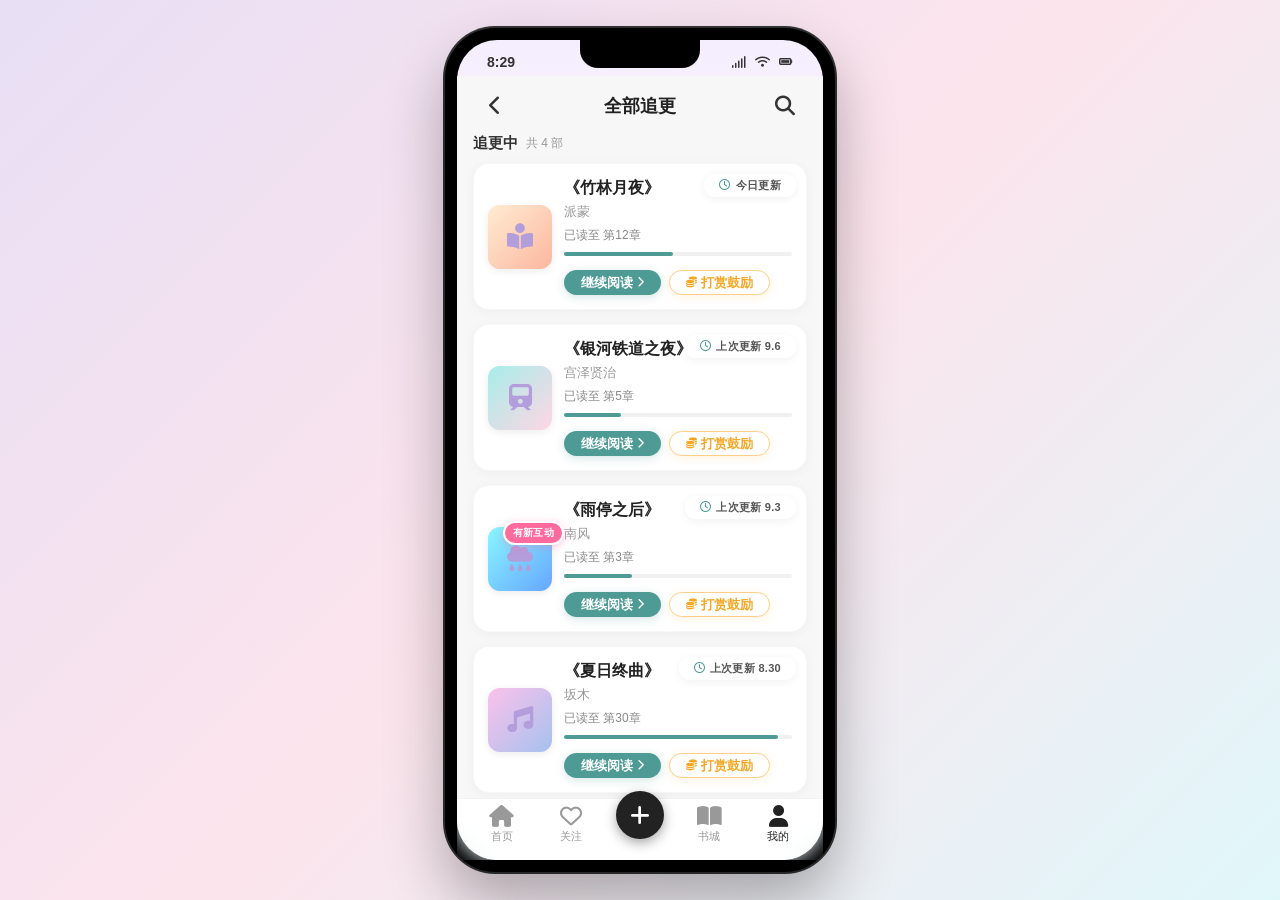
<file: all-follows.html>
<!DOCTYPE html>
<html lang="zh-CN">

<head>
    <meta charset="UTF-8">
    <meta name="viewport" content="width=device-width, initial-scale=1.0, maximum-scale=1.0, user-scalable=no">
    <title>全部追更 - 乐乎</title>
    <link rel="stylesheet" href="style.css">
    <link rel="stylesheet" href="serial.css">
    <link rel="stylesheet" href="https://cdnjs.cloudflare.com/ajax/libs/font-awesome/6.4.0/css/all.min.css">
    <style>
        /* ===== 重置/覆盖原有样式，与连载中心保持一致 ===== */
        * {
            margin: 0;
            padding: 0;
            box-sizing: border-box;
            -webkit-tap-highlight-color: transparent;
        }

        body {
            font-family: -apple-system, BlinkMacSystemFont, 'PingFang SC', 'Helvetica Neue', Helvetica, Arial, sans-serif;
            background: linear-gradient(135deg, #e8dff5 0%, #fce4ec 50%, #e0f7fa 100%);
            min-height: 100vh;
            display: flex;
            justify-content: center;
            align-items: center;
            padding: 20px;
            overflow-x: hidden;
        }

        .phone-frame {
            width: 390px;
            height: 844px;
            background: #000;
            border-radius: 50px;
            padding: 12px;
            box-shadow: 0 30px 60px rgba(0, 0, 0, 0.3), 0 0 0 2px #333;
            position: relative;
            overflow: hidden;
        }

        .phone-notch {
            position: absolute;
            top: 12px;
            left: 50%;
            transform: translateX(-50%);
            width: 120px;
            height: 28px;
            background: #000;
            border-radius: 0 0 18px 18px;
            z-index: 100;
        }

        .screen {
            width: 100%;
            height: 100%;
            background: linear-gradient(180deg, #f5eeff 0%, #fff5f8 30%, #fff9fc 60%, #f0faff 100%);
            border-radius: 40px;
            overflow: hidden;
            position: relative;
            display: flex;
            flex-direction: column;
        }

        .status-bar {
            display: flex;
            justify-content: space-between;
            align-items: center;
            padding: 14px 30px 6px;
            font-size: 14px;
            font-weight: 600;
            color: #333;
            flex-shrink: 0;
        }

        .status-icons {
            display: flex;
            gap: 5px;
            font-size: 12px;
            align-items: center;
        }

        .status-icons i {
            margin-left: 4px;
        }

        .page-content {
            flex: 1;
            overflow-y: auto;
            overflow-x: hidden;
            -webkit-overflow-scrolling: touch;
            padding-bottom: 80px;
        }

        .page-content::-webkit-scrollbar {
            display: none;
        }

        /* 导航栏 */
        .nav-bar {
            display: flex;
            justify-content: space-between;
            align-items: center;
            padding: 12px 20px 10px;
            flex-shrink: 0;
        }

        .nav-back {
            font-size: 20px;
            color: #333;
            cursor: pointer;
            padding: 4px 8px;
            border-radius: 50%;
            transition: background 0.2s;
        }

        .nav-back:hover {
            background: rgba(0, 0, 0, 0.05);
        }

        .nav-title {
            font-size: 18px;
            font-weight: 700;
            color: #222;
        }

        .nav-right {
            font-size: 20px;
            color: #333;
            cursor: pointer;
            padding: 4px 8px;
            border-radius: 50%;
            transition: background 0.2s;
        }

        .nav-right:hover {
            background: rgba(0, 0, 0, 0.05);
        }

        /* 标题区域 */
        .section-label {
            display: flex;
            align-items: center;
            padding: 0 16px 10px;
            font-size: 15px;
            font-weight: 700;
            color: #333;
        }

        .section-label .follow-count {
            font-size: 12px;
            font-weight: 500;
            color: #999;
            margin-left: 8px;
        }

        /* ===== 追更条目卡片（仿连载中心“继续阅读”卡片） ===== */
        .continue-card {
            position: relative;
            margin: 0 16px 14px;
            padding: 14px;
            background: #fff;
            border-radius: 16px;
            box-shadow: 0 2px 12px rgba(0, 0, 0, 0.04);
            display: flex;
            align-items: center;
            gap: 12px;
            border: 1px solid rgba(0, 0, 0, 0.03);
            cursor: pointer;
            transition: transform 0.12s, box-shadow 0.12s;
        }

        .continue-card:active {
            transform: scale(0.98);
            box-shadow: 0 1px 4px rgba(0, 0, 0, 0.06);
        }

        .continue-card .cc-cover {
            flex-shrink: 0;
            width: 64px;
            height: 64px;
            border-radius: 12px;
            overflow: hidden;
            background: linear-gradient(135deg, #e8dff5, #fce4ec);
        }

        .continue-card .cc-cover-inner {
            width: 100%;
            height: 100%;
            display: flex;
            align-items: center;
            justify-content: center;
            font-size: 26px;
            color: #b39ddb;
        }

        .continue-card .cc-body {
            flex: 1;
            min-width: 0;
            display: flex;
            flex-direction: column;
            justify-content: center;
        }

        .continue-card .cc-title {
            font-size: 16px;
            font-weight: 700;
            color: #222;
            white-space: nowrap;
            overflow: hidden;
            text-overflow: ellipsis;
        }

        /* 封面外层（用于悬挂徽标） */
        .cc-cover-wrap {
            position: relative;
            flex-shrink: 0;
        }

        /* 粉色互动徽标 */
        .badge-new {
            flex-shrink: 0;
            display: inline-block;
            background: #ff6b9d;
            color: #fff;
            font-size: 11px;
            font-weight: 600;
            padding: 1px 10px;
            border-radius: 30px;
            line-height: 1.6;
            letter-spacing: 0.3px;
        }

        /* 悬挂在封面右上角的徽标 */
        .cover-badge {
            position: absolute;
            top: -6px;
            right: -12px;
            z-index: 6;
            font-size: 10px;
            padding: 2px 8px;
            border: 2px solid #fff;
            box-shadow: 0 2px 8px rgba(255, 107, 157, 0.35);
        }

        .continue-card .cc-author {
            font-size: 13px;
            color: #999;
        }

        .continue-card .cc-progress-text {
            font-size: 12px;
            color: #888;
            margin-top: 2px;
        }

        .continue-card .cc-progress-bar {
            position: relative;
            width: 100%;
            height: 4px;
            background: #f0f0f0;
            border-radius: 4px;
            margin: 4px 0 6px;
        }

        .continue-card .cc-progress-fill {
            height: 100%;
            border-radius: 4px;
            background: #4D9B94;
            transition: width 0.3s;
        }

        .continue-card .cc-progress-thumb {
            display: none;
        }

        /* 卡片内“继续阅读”按钮 */
        .continue-card .cc-btn {
            background: #4D9B94;
            border: 1.5px solid transparent;
            box-sizing: border-box;
            color: #fff;
            font-size: 13px;
            font-weight: 600;
            padding: 5px 16px;
            border-radius: 16px;
            cursor: pointer;
            display: inline-flex;
            align-items: center;
            justify-content: center;
            line-height: 1;
            gap: 4px;
            transition: transform 0.15s, box-shadow 0.15s;
            box-shadow: 0 2px 10px rgba(77, 155, 148, 0.25);
            margin-top: 2px;
            align-self: flex-start;
        }

        .continue-card .cc-btn:active {
            transform: scale(0.96);
        }

        .continue-card .cc-btn i {
            font-size: 11px;
        }

        /* 按钮行：继续阅读 + 打赏鼓励 横向排列 */
        .continue-card .cc-actions {
            display: flex;
            flex-wrap: wrap;
            align-items: center;
            gap: 8px;
            margin-top: 4px;
            align-self: flex-start;
        }

        .continue-card .cc-actions .cc-btn {
            margin-top: 0;
        }

        /* 打赏鼓励按钮（金橙色描边） */
        .continue-card .cc-tip-btn {
            background: #fff;
            border: 1.5px solid #ffcf8a;
            color: #f5a623;
            box-shadow: 0 2px 10px rgba(245, 166, 35, 0.15);
        }

        .continue-card .cc-tip-btn i {
            color: #f5a623;
        }

        .continue-card .cc-tip-btn:active {
            transform: scale(0.96);
        }

        /* ===== 最近更新时间标签（仿连载中心 frequency-tag） ===== */
        .frequency-tag {
            position: absolute;
            top: 10px;
            right: 10px;
            background: rgba(255, 255, 255, 0.92);
            backdrop-filter: blur(8px);
            -webkit-backdrop-filter: blur(8px);
            padding: 3px 14px;
            border-radius: 50px;
            font-size: 11px;
            font-weight: 600;
            color: #555;
            box-shadow: 0 2px 10px rgba(0, 0, 0, 0.06);
            border: 1px solid rgba(255, 255, 255, 0.5);
            display: flex;
            align-items: center;
            gap: 5px;
            z-index: 5;
            letter-spacing: 0.3px;
            white-space: nowrap;
        }

        .frequency-tag i {
            font-size: 11px;
            color: #4D9B94;
        }

        .bottom-placeholder {
            height: 20px;
        }

        /* ===== 底部导航 ===== */
        .bottom-nav {
            display: flex;
            justify-content: space-around;
            align-items: center;
            padding: 6px 10px 16px;
            background: rgba(255, 255, 255, 0.95);
            backdrop-filter: blur(10px);
            border-top: 1px solid rgba(0, 0, 0, 0.05);
            flex-shrink: 0;
        }

        .nav-item {
            display: flex;
            flex-direction: column;
            align-items: center;
            gap: 2px;
            color: #999;
            font-size: 11px;
            cursor: pointer;
            transition: color 0.2s;
            flex: 1;
        }

        .nav-item i {
            font-size: 22px;
        }

        .nav-item.active {
            color: #222;
        }

        .nav-item.active i {
            font-weight: 900;
        }

        .center-btn {
            position: relative;
        }

        .plus-circle {
            width: 48px;
            height: 48px;
            border-radius: 50%;
            background: #222;
            display: flex;
            align-items: center;
            justify-content: center;
            color: #fff;
            font-size: 22px;
            box-shadow: 0 4px 12px rgba(34, 34, 34, 0.4);
            margin-top: -20px;
            transition: transform 0.2s cubic-bezier(0.34, 1.56, 0.64, 1);
            cursor: pointer;
        }

        .plus-circle:active {
            transform: scale(0.9) rotate(90deg);
        }

        /* ===== 适配小屏 ===== */
        @media (max-width: 430px) {
            body {
                padding: 0;
                background: linear-gradient(135deg, #e8dff5 0%, #fce4ec 50%, #e0f7fa 100%);
            }

            .phone-frame {
                width: 100vw;
                height: 100vh;
                border-radius: 0;
                padding: 0;
                box-shadow: none;
            }

            .phone-notch {
                display: none;
            }

            .screen {
                border-radius: 0;
            }

            .continue-card .cc-cover {
                width: 56px;
                height: 56px;
            }

            .continue-card .cc-cover-inner {
                font-size: 22px;
            }

            .continue-card .cc-title {
                font-size: 14px;
            }

            .continue-card .cc-btn {
                font-size: 12px;
                padding: 4px 12px;
            }

            .frequency-tag {
                font-size: 10px;
                padding: 2px 10px;
                top: 8px;
                right: 8px;
            }

            .frequency-tag i {
                font-size: 10px;
            }
        }
    </style>
</head>

<body>
    <div class="phone-frame">
        <div class="phone-notch"></div>

        <div class="screen">
            <div class="status-bar">
                <span class="time">8:29</span>
                <div class="status-icons">
                    <i class="fa-solid fa-signal"></i>
                    <i class="fa-solid fa-wifi"></i>
                    <i class="fa-solid fa-battery-full"></i>
                </div>
            </div>

            <div class="page-content serial-content">
                <!-- 导航 -->
                <div class="nav-bar">
                    <div class="nav-back" id="navBack">
                        <i class="fa-solid fa-chevron-left"></i>
                    </div>
                    <div class="nav-title">全部追更</div>
                    <div class="nav-right">
                        <i class="fa-solid fa-magnifying-glass"></i>
                    </div>
                </div>

                <!-- ===== 我追更的连载 ===== -->
                <div class="section-label">
                    追更中
                    <span class="follow-count">共 4 部</span>
                </div>

                <div class="follow-list" id="followList">
                    <div class="continue-card" data-title="《竹林月夜》" data-author="派蒙">
                        <div class="frequency-tag">
                            <i class="fa-regular fa-clock"></i> 今日更新
                        </div>
                        <div class="cc-cover">
                            <div class="cc-cover-inner">
                                <i class="fa-solid fa-book-open-reader"></i>
                            </div>
                        </div>
                        <div class="cc-body">
                            <div class="cc-title">《竹林月夜》</div>
                            <div class="cc-author">派蒙</div>
                            <div class="cc-progress-text">已读至 第12章</div>
                            <div class="cc-progress-bar">
                                <div class="cc-progress-fill" style="width: 48%;"></div>
                                <div class="cc-progress-thumb"></div>
                            </div>
                            <div class="cc-actions">
                                <button class="cc-btn">继续阅读 <i class="fa-solid fa-chevron-right"></i></button>
                                <button class="cc-btn cc-tip-btn"><i class="fa-solid fa-coins"></i> 打赏鼓励</button>
                            </div>
                        </div>
                    </div>

                    <div class="continue-card" data-title="《银河铁道之夜》">
                        <div class="frequency-tag">
                            <i class="fa-regular fa-clock"></i> 上次更新 9.6
                        </div>
                        <div class="cc-cover">
                            <div class="cc-cover-inner" style="background: linear-gradient(135deg, #a8edea, #fed6e3);">
                                <i class="fa-solid fa-train"></i>
                            </div>
                        </div>
                        <div class="cc-body">
                            <div class="cc-title">《银河铁道之夜》</div>
                            <div class="cc-author">宫泽贤治</div>
                            <div class="cc-progress-text">已读至 第5章</div>
                            <div class="cc-progress-bar">
                                <div class="cc-progress-fill" style="width: 25%;"></div>
                                <div class="cc-progress-thumb"></div>
                            </div>
                            <div class="cc-actions">
                                <button class="cc-btn">继续阅读 <i class="fa-solid fa-chevron-right"></i></button>
                                <button class="cc-btn cc-tip-btn"><i class="fa-solid fa-coins"></i> 打赏鼓励</button>
                            </div>
                        </div>
                    </div>

                    <div class="continue-card" data-title="《雨停之后》">
                        <div class="frequency-tag">
                            <i class="fa-regular fa-clock"></i> 上次更新 9.3
                        </div>
                        <div class="cc-cover-wrap">
                            <div class="cc-cover">
                                <div class="cc-cover-inner"
                                    style="background: linear-gradient(135deg, #89f7fe, #66a6ff);">
                                    <i class="fa-solid fa-cloud-rain"></i>
                                </div>
                            </div>
                            <span class="badge-new cover-badge">有新互动</span>
                        </div>
                        <div class="cc-body">
                            <div class="cc-title">《雨停之后》</div>
                            <div class="cc-author">南风</div>
                            <div class="cc-progress-text">已读至 第3章</div>
                            <div class="cc-progress-bar">
                                <div class="cc-progress-fill" style="width: 30%;"></div>
                                <div class="cc-progress-thumb"></div>
                            </div>
                            <div class="cc-actions">
                                <button class="cc-btn">继续阅读 <i class="fa-solid fa-chevron-right"></i></button>
                                <button class="cc-btn cc-tip-btn"><i class="fa-solid fa-coins"></i> 打赏鼓励</button>
                            </div>
                        </div>
                    </div>

                    <div class="continue-card" data-title="《夏日终曲》" data-author="坂木">
                        <div class="frequency-tag">
                            <i class="fa-regular fa-clock"></i> 上次更新 8.30
                        </div>
                        <div class="cc-cover">
                            <div class="cc-cover-inner" style="background: linear-gradient(135deg, #fbc2eb, #a6c1ee);">
                                <i class="fa-solid fa-music"></i>
                            </div>
                        </div>
                        <div class="cc-body">
                            <div class="cc-title">《夏日终曲》</div>
                            <div class="cc-author">坂木</div>
                            <div class="cc-progress-text">已读至 第30章</div>
                            <div class="cc-progress-bar">
                                <div class="cc-progress-fill" style="width: 94%;"></div>
                                <div class="cc-progress-thumb"></div>
                            </div>
                            <div class="cc-actions">
                                <button class="cc-btn">继续阅读 <i class="fa-solid fa-chevron-right"></i></button>
                                <button class="cc-btn cc-tip-btn"><i class="fa-solid fa-coins"></i> 打赏鼓励</button>
                            </div>
                        </div>
                    </div>
                </div>

                <div class="bottom-placeholder"></div>
            </div>

            <!-- 底部导航 -->
            <div class="bottom-nav">
                <div class="nav-item">
                    <i class="fa-solid fa-house"></i>
                    <span>首页</span>
                </div>
                <div class="nav-item">
                    <i class="fa-regular fa-heart"></i>
                    <span>关注</span>
                </div>
                <div class="nav-item center-btn">
                    <div class="plus-circle">
                        <i class="fa-solid fa-plus"></i>
                    </div>
                </div>
                <div class="nav-item">
                    <i class="fa-solid fa-book-open"></i>
                    <span>书城</span>
                </div>
                <div class="nav-item active">
                    <i class="fa-regular fa-user"></i>
                    <span>我的</span>
                </div>
            </div>
        </div>
    </div>

    <script>
        document.addEventListener('DOMContentLoaded', function () {
            // 返回连载中心
            const navBack = document.getElementById('navBack');
            if (navBack) {
                navBack.addEventListener('click', function () {
                    window.location.href = 'serial.html';
                });
            }

            // 点击追更条目，继续阅读（事件委托）
            const followList = document.getElementById('followList');
            if (followList) {
                followList.addEventListener('click', function (e) {
                    const item = e.target.closest('.continue-card');
                    if (!item) return;
                    const title = item.dataset.title || '该连载';
                    const author = item.dataset.author || '';
                    if (e.target.closest('.cc-tip-btn')) {
                        e.stopPropagation();
                        alert('打赏鼓励 ' + title + '\n感谢作者的创作，已送出鼓励！');
                        return;
                    }
                    // “继续阅读”按钮或点击卡片，均进入阅读页
                    if (e.target.closest('.cc-btn') || e.target.closest('.continue-card')) {
                        e.stopPropagation();
                        window.location.href = 'reader.html?title=' + encodeURIComponent(title) + '&author=' + encodeURIComponent(author);
                        return;
                    }
                });
            }

            // plus-circle 点击反馈
            const plusCircle = document.querySelector('.plus-circle');
            if (plusCircle) {
                plusCircle.addEventListener('click', function () {
                    this.style.transform = 'scale(0.9) rotate(90deg)';
                    setTimeout(() => {
                        this.style.transform = 'scale(1) rotate(0deg)';
                    }, 200);
                });
            }

            // 底部导航切换
            const navItems = document.querySelectorAll('.nav-item:not(.center-btn)');
            navItems.forEach(item => {
                item.addEventListener('click', function () {
                    navItems.forEach(n => n.classList.remove('active'));
                    this.classList.add('active');
                });
            });
        });
    </script>
</body>

</html>
</file>
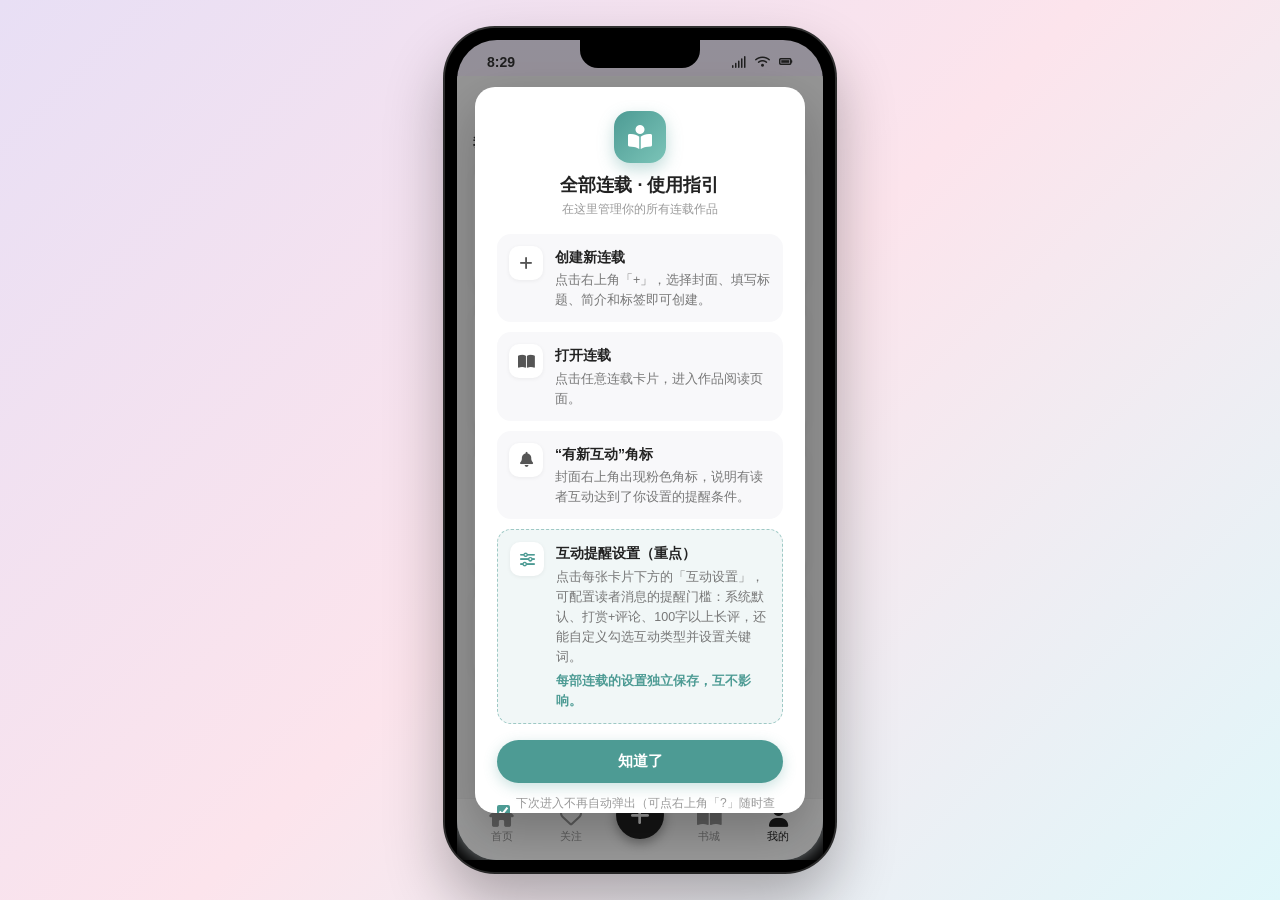
<file: all-serials.html>
<!DOCTYPE html>
<html lang="zh-CN">

<head>
    <meta charset="UTF-8">
    <meta name="viewport" content="width=device-width, initial-scale=1.0, maximum-scale=1.0, user-scalable=no">
    <title>全部连载 - 乐乎</title>
    <link rel="stylesheet" href="style.css">
    <link rel="stylesheet" href="serial.css">
    <link rel="stylesheet" href="https://cdnjs.cloudflare.com/ajax/libs/font-awesome/6.4.0/css/all.min.css">
    <style>
        /* ===== 重置/覆盖原有样式，与连载中心保持一致 ===== */
        * {
            margin: 0;
            padding: 0;
            box-sizing: border-box;
            -webkit-tap-highlight-color: transparent;
        }

        body {
            font-family: -apple-system, BlinkMacSystemFont, 'PingFang SC', 'Helvetica Neue', Helvetica, Arial, sans-serif;
            background: linear-gradient(135deg, #e8dff5 0%, #fce4ec 50%, #e0f7fa 100%);
            min-height: 100vh;
            display: flex;
            justify-content: center;
            align-items: center;
            padding: 20px;
            overflow-x: hidden;
        }

        .phone-frame {
            width: 390px;
            height: 844px;
            background: #000;
            border-radius: 50px;
            padding: 12px;
            box-shadow: 0 30px 60px rgba(0, 0, 0, 0.3), 0 0 0 2px #333;
            position: relative;
            overflow: hidden;
        }

        .phone-notch {
            position: absolute;
            top: 12px;
            left: 50%;
            transform: translateX(-50%);
            width: 120px;
            height: 28px;
            background: #000;
            border-radius: 0 0 18px 18px;
            z-index: 100;
        }

        .screen {
            width: 100%;
            height: 100%;
            background: linear-gradient(180deg, #f5eeff 0%, #fff5f8 30%, #fff9fc 60%, #f0faff 100%);
            border-radius: 40px;
            overflow: hidden;
            position: relative;
            display: flex;
            flex-direction: column;
        }

        .status-bar {
            display: flex;
            justify-content: space-between;
            align-items: center;
            padding: 14px 30px 6px;
            font-size: 14px;
            font-weight: 600;
            color: #333;
            flex-shrink: 0;
        }

        .status-icons {
            display: flex;
            gap: 5px;
            font-size: 12px;
            align-items: center;
        }

        .status-icons i {
            margin-left: 4px;
        }

        .page-content {
            flex: 1;
            overflow-y: auto;
            overflow-x: hidden;
            -webkit-overflow-scrolling: touch;
            padding-bottom: 80px;
        }

        .page-content::-webkit-scrollbar {
            display: none;
        }

        /* 导航栏 */
        .nav-bar {
            display: flex;
            justify-content: space-between;
            align-items: center;
            padding: 12px 20px 10px;
            flex-shrink: 0;
        }

        .nav-back {
            font-size: 20px;
            color: #333;
            cursor: pointer;
            padding: 4px 8px;
            border-radius: 50%;
            transition: background 0.2s;
        }

        .nav-back:hover {
            background: rgba(0, 0, 0, 0.05);
        }

        .nav-title {
            font-size: 18px;
            font-weight: 700;
            color: #222;
        }

        .nav-right {
            font-size: 20px;
            color: #333;
            cursor: pointer;
            padding: 4px 8px;
            border-radius: 50%;
            transition: background 0.2s;
        }

        .nav-right:hover {
            background: rgba(0, 0, 0, 0.05);
        }

        /* 标题区域 */
        .section-label {
            display: flex;
            align-items: center;
            padding: 0 16px 10px;
            font-size: 15px;
            font-weight: 700;
            color: #333;
        }

        .section-label .serial-count {
            font-size: 12px;
            font-weight: 500;
            color: #999;
            margin-left: 8px;
        }

        /* ===== 连载列表项 ===== */
        .serial-item {
            position: relative;
            margin: 0 16px 12px;
            padding: 14px;
            background: #fff;
            border-radius: 16px;
            box-shadow: 0 2px 12px rgba(0, 0, 0, 0.04);
            display: flex;
            align-items: center;
            gap: 12px;
            border: 1px solid rgba(0, 0, 0, 0.03);
            cursor: pointer;
            transition: transform 0.12s, box-shadow 0.12s;
        }

        .serial-item:active {
            transform: scale(0.98);
            box-shadow: 0 1px 4px rgba(0, 0, 0, 0.06);
        }

        .si-cover {
            flex-shrink: 0;
            width: 64px;
            height: 64px;
            border-radius: 12px;
            overflow: hidden;
            display: flex;
            align-items: center;
            justify-content: center;
            font-size: 26px;
            color: #fff;
        }

        .si-cover-wrap {
            position: relative;
            flex-shrink: 0;
        }

        /* 粉色互动徽标 */
        .badge-new {
            flex-shrink: 0;
            display: inline-block;
            background: #ff6b9d;
            color: #fff;
            font-size: 11px;
            font-weight: 600;
            padding: 1px 10px;
            border-radius: 30px;
            line-height: 1.6;
            letter-spacing: 0.3px;
        }

        /* 悬挂在封面右上角的徽标 */
        .cover-badge {
            position: absolute;
            top: -6px;
            right: -12px;
            z-index: 6;
            font-size: 10px;
            padding: 2px 8px;
            border: 2px solid #fff;
            box-shadow: 0 2px 8px rgba(255, 107, 157, 0.35);
        }

        .si-body {
            flex: 1;
            min-width: 0;
            display: flex;
            flex-direction: column;
            justify-content: center;
        }

        .si-title-row {
            display: flex;
            align-items: center;
            gap: 8px;
        }

        .si-title {
            font-size: 16px;
            font-weight: 700;
            color: #222;
            white-space: nowrap;
            overflow: hidden;
            text-overflow: ellipsis;
        }

        .si-tag {
            flex-shrink: 0;
            font-size: 10px;
            font-weight: 600;
            padding: 1px 8px;
            border-radius: 20px;
            line-height: 1.6;
        }

        .si-tag.ongoing {
            background: rgba(77, 166, 148, 0.12);
            color: #4DA694;
        }

        .si-tag.done {
            background: #f0f0f0;
            color: #999;
        }

        .si-tag.draft {
            background: rgba(245, 158, 11, 0.12);
            color: #f59e0b;
        }

        .si-meta {
            font-size: 12px;
            color: #999;
            margin-top: 5px;
            display: flex;
            align-items: center;
            gap: 10px;
            flex-wrap: wrap;
        }

        .si-meta i {
            font-size: 10px;
            margin-right: 3px;
        }

        .si-arrow {
            flex-shrink: 0;
            color: #ccc;
            font-size: 12px;
            padding: 4px;
        }

        /* 互动设置按钮 */
        .interaction-settings-btn {
            align-self: flex-start;
            margin-top: 8px;
            background: transparent;
            border: 1.5px solid #e0c3fc;
            color: #9b72cf;
            font-size: 12px;
            font-weight: 600;
            padding: 4px 14px;
            border-radius: 20px;
            cursor: pointer;
            display: inline-flex;
            align-items: center;
            gap: 5px;
            transition: all 0.2s ease;
            white-space: nowrap;
        }

        .interaction-settings-btn i {
            font-size: 11px;
        }

        .interaction-settings-btn:hover {
            background: #9b72cf;
            color: #fff;
            border-color: #9b72cf;
        }

        .interaction-settings-btn:active {
            transform: scale(0.95);
        }

        /* 每部连载各自的当前提醒状态 */
        .interaction-current {
            display: block;
            margin-top: 6px;
            font-size: 11px;
            color: #aaa;
        }

        .bottom-placeholder {
            height: 20px;
        }

        /* ===== 底部导航 ===== */
        .bottom-nav {
            display: flex;
            justify-content: space-around;
            align-items: center;
            padding: 6px 10px 16px;
            background: rgba(255, 255, 255, 0.95);
            backdrop-filter: blur(10px);
            border-top: 1px solid rgba(0, 0, 0, 0.05);
            flex-shrink: 0;
        }

        .nav-item {
            display: flex;
            flex-direction: column;
            align-items: center;
            gap: 2px;
            color: #999;
            font-size: 11px;
            cursor: pointer;
            transition: color 0.2s;
            flex: 1;
        }

        .nav-item i {
            font-size: 22px;
        }

        .nav-item.active {
            color: #222;
        }

        .nav-item.active i {
            font-weight: 900;
        }

        .center-btn {
            position: relative;
        }

        .plus-circle {
            width: 48px;
            height: 48px;
            border-radius: 50%;
            background: #222;
            display: flex;
            align-items: center;
            justify-content: center;
            color: #fff;
            font-size: 22px;
            box-shadow: 0 4px 12px rgba(34, 34, 34, 0.4);
            margin-top: -20px;
            transition: transform 0.2s cubic-bezier(0.34, 1.56, 0.64, 1);
            cursor: pointer;
        }

        .plus-circle:active {
            transform: scale(0.9) rotate(90deg);
        }

        /* ===== 适配小屏 ===== */
        @media (max-width: 430px) {
            body {
                padding: 0;
                background: linear-gradient(135deg, #e8dff5 0%, #fce4ec 50%, #e0f7fa 100%);
            }

            .phone-frame {
                width: 100vw;
                height: 100vh;
                border-radius: 0;
                padding: 0;
                box-shadow: none;
            }

            .phone-notch {
                display: none;
            }

            .screen {
                border-radius: 0;
            }

            .si-cover {
                width: 56px;
                height: 56px;
                font-size: 22px;
            }

            .si-title {
                font-size: 15px;
            }

            .si-meta {
                font-size: 11px;
                gap: 8px;
            }
        }

        /* ===== 创建连载弹窗 ===== */
        .modal-overlay {
            position: absolute;
            inset: 0;
            background: rgba(0, 0, 0, 0.4);
            z-index: 200;
            display: flex;
            align-items: flex-end;
            opacity: 0;
            pointer-events: none;
            transition: opacity 0.25s ease;
        }

        .modal-overlay.active {
            opacity: 1;
            pointer-events: auto;
        }

        .modal-sheet {
            width: 100%;
            max-height: 85%;
            background: #fff;
            border-radius: 20px 20px 0 0;
            padding: 8px 20px 28px;
            transform: translateY(100%);
            transition: transform 0.3s cubic-bezier(0.32, 1.28, 0.64, 1);
            display: flex;
            flex-direction: column;
        }

        .modal-overlay.active .modal-sheet {
            transform: translateY(0);
        }

        .modal-handle {
            width: 36px;
            height: 4px;
            background: #ddd;
            border-radius: 4px;
            margin: 0 auto 12px;
        }

        .modal-header {
            display: flex;
            justify-content: space-between;
            align-items: center;
            padding-bottom: 14px;
            border-bottom: 1px solid #f0f0f0;
            margin-bottom: 16px;
        }

        .modal-cancel {
            font-size: 14px;
            color: #999;
            cursor: pointer;
        }

        .modal-title {
            font-size: 17px;
            font-weight: 700;
            color: #222;
        }

        .modal-submit {
            font-size: 14px;
            font-weight: 600;
            color: #4DA694;
            cursor: pointer;
        }

        .modal-submit:active {
            opacity: 0.6;
        }

        .modal-body {
            overflow-y: auto;
            -webkit-overflow-scrolling: touch;
        }

        .modal-body::-webkit-scrollbar {
            display: none;
        }

        .form-row {
            margin-bottom: 18px;
        }

        .form-label {
            display: block;
            font-size: 14px;
            font-weight: 600;
            color: #333;
            margin-bottom: 8px;
        }

        .form-optional {
            font-size: 12px;
            font-weight: 400;
            color: #bbb;
            margin-left: 4px;
        }

        .form-input {
            width: 100%;
            border: 1.5px solid #eee;
            border-radius: 10px;
            padding: 10px 14px;
            font-size: 14px;
            color: #333;
            outline: none;
            transition: border-color 0.2s;
            font-family: inherit;
        }

        .form-input:focus {
            border-color: #4DA694;
        }

        .form-textarea {
            width: 100%;
            border: 1.5px solid #eee;
            border-radius: 10px;
            padding: 10px 14px;
            font-size: 14px;
            color: #333;
            outline: none;
            resize: none;
            transition: border-color 0.2s;
            font-family: inherit;
            line-height: 1.5;
        }

        .form-textarea:focus {
            border-color: #4DA694;
        }

        /* 封面选择 */
        .cover-picker {
            display: flex;
            gap: 10px;
            overflow-x: auto;
            padding-bottom: 4px;
        }

        .cover-picker::-webkit-scrollbar {
            display: none;
        }

        .cover-option {
            flex-shrink: 0;
            width: 52px;
            height: 52px;
            border-radius: 10px;
            cursor: pointer;
            border: 3px solid transparent;
            transition: border-color 0.2s, transform 0.15s;
            position: relative;
        }

        .cover-option:active {
            transform: scale(0.92);
        }

        .cover-option.active {
            border-color: #4DA694;
        }

        .cover-option.active::after {
            content: '\f00c';
            font-family: 'Font Awesome 6 Free';
            font-weight: 900;
            position: absolute;
            inset: 0;
            display: flex;
            align-items: center;
            justify-content: center;
            color: #fff;
            font-size: 16px;
            text-shadow: 0 1px 3px rgba(0, 0, 0, 0.3);
        }

        /* 标签选择 */
        .tag-picker {
            display: flex;
            flex-wrap: wrap;
            gap: 8px;
        }

        .tag-chip {
            font-size: 13px;
            padding: 5px 16px;
            border-radius: 20px;
            background: #f5f5f5;
            color: #666;
            cursor: pointer;
            transition: all 0.2s;
            user-select: none;
        }

        .tag-chip.active {
            background: rgba(77, 166, 148, 0.12);
            color: #4DA694;
            font-weight: 600;
        }

        .tag-chip:active {
            transform: scale(0.94);
        }

        /* ===== 互动设置弹窗 ===== */
        .option-row {
            display: flex;
            align-items: flex-start;
            gap: 12px;
            padding: 14px 0;
            border-bottom: 1px solid #f5f5f5;
            cursor: pointer;
            transition: background 0.15s;
        }

        .option-row:last-child {
            border-bottom: none;
        }

        .option-radio {
            flex-shrink: 0;
            width: 20px;
            height: 20px;
            border-radius: 50%;
            border: 2px solid #ccc;
            margin-top: 2px;
            position: relative;
            transition: border-color 0.2s;
        }

        .option-row.active .option-radio {
            border-color: #4DA694;
        }

        .option-row.active .option-radio::after {
            content: '';
            position: absolute;
            top: 50%;
            left: 50%;
            transform: translate(-50%, -50%);
            width: 10px;
            height: 10px;
            border-radius: 50%;
            background: #4DA694;
        }

        .option-content {
            flex: 1;
            min-width: 0;
        }

        .option-title {
            font-size: 15px;
            font-weight: 600;
            color: #222;
            margin-bottom: 3px;
        }

        .option-desc {
            font-size: 12px;
            color: #999;
            line-height: 1.5;
        }

        .option-preview {
            margin-top: 6px;
            font-size: 11px;
            color: #4DA694;
            background: rgba(77, 166, 148, 0.08);
            padding: 4px 10px;
            border-radius: 8px;
            display: inline-flex;
            align-items: center;
            gap: 4px;
        }

        .option-preview i {
            font-size: 10px;
        }

        /* 自定义提醒 - 互动类型多选 */
        .custom-checks {
            display: flex;
            flex-wrap: wrap;
            gap: 8px;
            margin-top: 10px;
        }

        .check-chip {
            display: inline-flex;
            align-items: center;
            gap: 4px;
            padding: 5px 14px;
            border-radius: 20px;
            background: #f5f5f5;
            cursor: pointer;
            user-select: none;
            transition: all 0.2s;
            font-size: 13px;
            color: #666;
            position: relative;
        }

        .check-chip input {
            position: absolute;
            opacity: 0;
            pointer-events: none;
        }

        .check-chip:active {
            transform: scale(0.94);
        }

        .check-chip input:checked+span {
            color: #4DA694;
            font-weight: 600;
        }

        .check-chip:has(input:checked) {
            background: rgba(77, 166, 148, 0.12);
        }

        /* 不支持 :has 的回退 */
        .check-chip.checked {
            background: rgba(77, 166, 148, 0.12);
        }

        .custom-input-row {
            margin-top: 10px;
        }

        .custom-input-row .form-input {
            font-size: 13px;
            padding: 8px 12px;
        }

        /* ===== 导航栏图标按钮组 ===== */
        .nav-right-group {
            display: flex;
            align-items: center;
            gap: 4px;
        }

        .nav-icon-btn {
            width: 34px;
            height: 34px;
            display: flex;
            align-items: center;
            justify-content: center;
            font-size: 19px;
            color: #333;
            border-radius: 50%;
            cursor: pointer;
            transition: background 0.2s, transform 0.15s;
        }

        .nav-icon-btn:hover {
            background: rgba(0, 0, 0, 0.05);
        }

        .nav-icon-btn:active {
            transform: scale(0.9);
        }

        /* ===== 使用指引弹窗 ===== */
        .guide-card {
            width: calc(100% - 48px);
            max-width: 330px;
            background: #fff;
            border-radius: 20px;
            padding: 24px 22px 20px;
            margin: auto;
            box-shadow: 0 20px 50px rgba(0, 0, 0, 0.25);
            transform: scale(0.9);
            opacity: 0;
            transition: transform 0.28s cubic-bezier(0.34, 1.4, 0.64, 1), opacity 0.2s;
            max-height: 86%;
            overflow-y: auto;
        }

        .guide-card::-webkit-scrollbar {
            display: none;
        }

        .modal-overlay.active .guide-card {
            transform: scale(1);
            opacity: 1;
        }

        .guide-head {
            text-align: center;
            margin-bottom: 16px;
        }

        .guide-head-icon {
            width: 52px;
            height: 52px;
            margin: 0 auto 10px;
            border-radius: 16px;
            background: linear-gradient(135deg, #4D9B94, #7bc4b8);
            display: flex;
            align-items: center;
            justify-content: center;
            color: #fff;
            font-size: 24px;
            box-shadow: 0 6px 16px rgba(77, 155, 148, 0.35);
        }

        .guide-head-title {
            font-size: 18px;
            font-weight: 700;
            color: #222;
        }

        .guide-head-sub {
            font-size: 12px;
            color: #999;
            margin-top: 4px;
        }

        .guide-list {
            display: flex;
            flex-direction: column;
            gap: 10px;
            margin-bottom: 16px;
        }

        .guide-item {
            display: flex;
            align-items: flex-start;
            gap: 12px;
            padding: 12px;
            border-radius: 14px;
            background: #f8f8fa;
        }

        .guide-item.guide-highlight {
            background: rgba(77, 155, 148, 0.08);
            border: 1.5px dashed rgba(77, 155, 148, 0.5);
        }

        .guide-item-icon {
            flex-shrink: 0;
            width: 34px;
            height: 34px;
            border-radius: 10px;
            background: #fff;
            display: flex;
            align-items: center;
            justify-content: center;
            font-size: 15px;
            color: #555;
            box-shadow: 0 1px 4px rgba(0, 0, 0, 0.06);
        }

        .guide-highlight .guide-item-icon {
            color: #4D9B94;
        }

        .guide-item-text {
            flex: 1;
            min-width: 0;
            font-size: 12.5px;
            color: #777;
            line-height: 1.6;
        }

        .guide-item-text b {
            display: block;
            font-size: 14px;
            color: #222;
            margin-bottom: 2px;
        }

        .guide-item-text em {
            display: block;
            margin-top: 4px;
            font-style: normal;
            color: #4D9B94;
            font-weight: 600;
        }

        .guide-ok-btn {
            width: 100%;
            border: none;
            background: #4D9B94;
            color: #fff;
            font-size: 15px;
            font-weight: 600;
            padding: 12px;
            border-radius: 24px;
            cursor: pointer;
            box-shadow: 0 4px 14px rgba(77, 155, 148, 0.3);
            transition: transform 0.15s;
        }

        .guide-ok-btn:active {
            transform: scale(0.97);
        }

        .guide-never {
            display: flex;
            align-items: center;
            justify-content: center;
            gap: 6px;
            margin-top: 12px;
            font-size: 12px;
            color: #999;
            cursor: pointer;
            user-select: none;
        }

        .guide-never input {
            accent-color: #4D9B94;
        }
    </style>
</head>

<body>
    <div class="phone-frame">
        <div class="phone-notch"></div>

        <div class="screen">
            <div class="status-bar">
                <span class="time">8:29</span>
                <div class="status-icons">
                    <i class="fa-solid fa-signal"></i>
                    <i class="fa-solid fa-wifi"></i>
                    <i class="fa-solid fa-battery-full"></i>
                </div>
            </div>

            <div class="page-content serial-content">
                <!-- 导航 -->
                <div class="nav-bar">
                    <div class="nav-back" id="navBack">
                        <i class="fa-solid fa-chevron-left"></i>
                    </div>
                    <div class="nav-title">全部连载</div>
                    <div class="nav-right nav-right-group">
                        <span class="nav-icon-btn" id="guideHelpBtn" title="使用指引">
                            <i class="fa-solid fa-circle-question"></i>
                        </span>
                        <span class="nav-icon-btn" id="createNewBtn" title="创建新连载">
                            <i class="fa-solid fa-plus"></i>
                        </span>
                    </div>
                </div>

                <!-- ===== 我的全部连载 ===== -->
                <div class="section-label">
                    我的连载
                    <span class="serial-count">共 4 部</span>
                </div>

                <div class="serial-list" id="serialList">
                    <div class="serial-item" data-title="《明天》">
                        <div class="si-cover-wrap">
                            <div class="si-cover" style="background: linear-gradient(135deg, #ffecd2, #fcb69f);">
                                <i class="fa-solid fa-feather-pointed"></i>
                            </div>
                            <span class="badge-new cover-badge">有新互动</span>
                        </div>
                        <div class="si-body">
                            <div class="si-title-row">
                                <span class="si-title">《明天》</span>
                                <span class="si-tag ongoing">连载中</span>
                            </div>
                            <div class="si-meta">
                                <span><i class="fa-solid fa-book-open"></i>已更新至 第15章</span>
                                <span><i class="fa-regular fa-clock"></i>上次更新 9.6</span>
                            </div>
                            <button class="interaction-settings-btn" data-title="《明天》">
                                <i class="fa-regular fa-bell"></i> 互动设置
                            </button>
                            <span class="interaction-current">当前提醒：系统默认</span>
                        </div>
                        <i class="fa-solid fa-chevron-right si-arrow"></i>
                    </div>

                    <div class="serial-item" data-title="《星屑收集手册》">
                        <div class="si-cover-wrap">
                            <div class="si-cover" style="background: linear-gradient(135deg, #e0c3fc, #8ec5fc);">
                                <i class="fa-solid fa-star"></i>
                            </div>
                            <span class="badge-new cover-badge">有新互动</span>
                        </div>
                        <div class="si-body">
                            <div class="si-title-row">
                                <span class="si-title">《星屑收集手册》</span>
                                <span class="si-tag ongoing">连载中</span>
                            </div>
                            <div class="si-meta">
                                <span><i class="fa-solid fa-book-open"></i>已更新至 第8章</span>
                                <span><i class="fa-regular fa-clock"></i>上次更新 8.28</span>
                            </div>
                            <button class="interaction-settings-btn" data-title="《星屑收集手册》">
                                <i class="fa-regular fa-bell"></i> 互动设置
                            </button>
                            <span class="interaction-current">当前提醒：系统默认</span>
                        </div>
                        <i class="fa-solid fa-chevron-right si-arrow"></i>
                    </div>

                    <div class="serial-item" data-title="《夏日终曲》">
                        <div class="si-cover" style="background: linear-gradient(135deg, #a1c4fd, #c2e9fb);">
                            <i class="fa-solid fa-book"></i>
                        </div>
                        <div class="si-body">
                            <div class="si-title-row">
                                <span class="si-title">《夏日终曲》</span>
                                <span class="si-tag done">已完结</span>
                            </div>
                            <div class="si-meta">
                                <span><i class="fa-solid fa-book-open"></i>共 32 章</span>
                                <span><i class="fa-regular fa-clock"></i>完结于 7.15</span>
                            </div>
                            <button class="interaction-settings-btn" data-title="《夏日终曲》">
                                <i class="fa-regular fa-bell"></i> 互动设置
                            </button>
                            <span class="interaction-current">当前提醒：系统默认</span>
                        </div>
                        <i class="fa-solid fa-chevron-right si-arrow"></i>
                    </div>

                    <div class="serial-item" data-title="《未命名草稿》">
                        <div class="si-cover" style="background: linear-gradient(135deg, #f5f7fa, #c3cfe2);">
                            <i class="fa-solid fa-pen-nib" style="color: #8a94a6;"></i>
                        </div>
                        <div class="si-body">
                            <div class="si-title-row">
                                <span class="si-title">《未命名草稿》</span>
                                <span class="si-tag draft">草稿</span>
                            </div>
                            <div class="si-meta">
                                <span><i class="fa-solid fa-book-open"></i>已写 3 章</span>
                                <span><i class="fa-regular fa-clock"></i>上次编辑 9.1</span>
                            </div>
                        </div>
                        <i class="fa-solid fa-chevron-right si-arrow"></i>
                    </div>
                </div>

                <div class="bottom-placeholder"></div>
            </div>

            <!-- 底部导航 -->
            <div class="bottom-nav">
                <div class="nav-item">
                    <i class="fa-solid fa-house"></i>
                    <span>首页</span>
                </div>
                <div class="nav-item">
                    <i class="fa-regular fa-heart"></i>
                    <span>关注</span>
                </div>
                <div class="nav-item center-btn">
                    <div class="plus-circle">
                        <i class="fa-solid fa-plus"></i>
                    </div>
                </div>
                <div class="nav-item">
                    <i class="fa-solid fa-book-open"></i>
                    <span>书城</span>
                </div>
                <div class="nav-item active">
                    <i class="fa-regular fa-user"></i>
                    <span>我的</span>
                </div>
            </div>
        </div>

        <!-- ===== 创建新连载弹窗 ===== -->
        <div class="modal-overlay" id="createModal">
            <div class="modal-sheet">
                <div class="modal-handle"></div>
                <div class="modal-header">
                    <span class="modal-cancel" id="modalCancel">取消</span>
                    <span class="modal-title">创建新连载</span>
                    <span class="modal-submit" id="modalSubmit">创建</span>
                </div>
                <div class="modal-body">
                    <!-- 封面选择 -->
                    <div class="form-row">
                        <label class="form-label">封面</label>
                        <div class="cover-picker" id="coverPicker">
                            <div class="cover-option active" data-cover="linear-gradient(135deg, #ffecd2, #fcb69f)"
                                data-icon="fa-feather-pointed"></div>
                            <div class="cover-option" data-cover="linear-gradient(135deg, #e0c3fc, #8ec5fc)"
                                data-icon="fa-star"></div>
                            <div class="cover-option" data-cover="linear-gradient(135deg, #a1c4fd, #c2e9fb)"
                                data-icon="fa-book"></div>
                            <div class="cover-option" data-cover="linear-gradient(135deg, #89f7fe, #66a6ff)"
                                data-icon="fa-cloud-rain"></div>
                            <div class="cover-option" data-cover="linear-gradient(135deg, #fbc2eb, #a6c1ee)"
                                data-icon="fa-music"></div>
                        </div>
                    </div>
                    <!-- 连载标题 -->
                    <div class="form-row">
                        <label class="form-label">连载标题</label>
                        <input type="text" class="form-input" id="serialTitle" placeholder="为你的连载起个名字" maxlength="30">
                    </div>
                    <!-- 简介 -->
                    <div class="form-row">
                        <label class="form-label">简介<span class="form-optional">（选填）</span></label>
                        <textarea class="form-textarea" id="serialDesc" placeholder="简要描述连载内容" rows="3"
                            maxlength="200"></textarea>
                    </div>
                    <!-- 标签 -->
                    <div class="form-row">
                        <label class="form-label">标签</label>
                        <div class="tag-picker" id="tagPicker">
                            <span class="tag-chip active">原创</span>
                            <span class="tag-chip">同人</span>
                            <span class="tag-chip">小说</span>
                            <span class="tag-chip">随笔</span>
                            <span class="tag-chip">诗歌</span>
                        </div>
                    </div>
                </div>
            </div>
        </div>

        <!-- ===== 互动设置弹窗 ===== -->
        <div class="modal-overlay" id="interactionModal">
            <div class="modal-sheet">
                <div class="modal-handle"></div>
                <div class="modal-header">
                    <span class="modal-cancel" id="interactionCancel">取消</span>
                    <span class="modal-title">互动提醒设置</span>
                    <span class="modal-submit" id="interactionSubmit">保存</span>
                </div>
                <div class="modal-body">
                    <div class="form-row">
                        <label class="form-label">
                            读者互动提醒门槛
                            <span class="form-optional">（仅符合条件的互动会推送提醒）</span>
                        </label>
                    </div>
                    <div id="interactionOptions">
                        <div class="option-row active" data-value="default">
                            <div class="option-radio"></div>
                            <div class="option-content">
                                <div class="option-title">系统默认</div>
                                <div class="option-desc">所有评论、打赏、收藏均会推送提醒</div>
                                <div class="option-preview">
                                    <i class="fa-solid fa-bell"></i> 提醒全部互动
                                </div>
                            </div>
                        </div>
                        <div class="option-row" data-value="tip_comment">
                            <div class="option-radio"></div>
                            <div class="option-content">
                                <div class="option-title">打赏 + 评论</div>
                                <div class="option-desc">仅当读者同时打赏并发表评论时才推送提醒</div>
                                <div class="option-preview">
                                    <i class="fa-solid fa-coins"></i> + <i class="fa-regular fa-comment"></i> 双重互动才提醒
                                </div>
                            </div>
                        </div>
                        <div class="option-row" data-value="long_comment">
                            <div class="option-radio"></div>
                            <div class="option-content">
                                <div class="option-title">100字以上评论</div>
                                <div class="option-desc">仅当读者发表 100 字以上的长评时才推送提醒</div>
                                <div class="option-preview">
                                    <i class="fa-solid fa-pen-nib"></i> 过滤水评，只提醒长评
                                </div>
                            </div>
                        </div>
                        <div class="option-row" data-value="custom">
                            <div class="option-radio"></div>
                            <div class="option-content">
                                <div class="option-title">自定义提醒</div>
                                <div class="option-desc">勾选你关心的互动类型，仅符合条件的互动才会推送提醒</div>
                                <div class="custom-checks" id="customChecks">
                                    <label class="check-chip">
                                        <input type="checkbox" value="comment">
                                        <span>评论</span>
                                    </label>
                                    <label class="check-chip">
                                        <input type="checkbox" value="tip">
                                        <span>打赏</span>
                                    </label>
                                    <label class="check-chip">
                                        <input type="checkbox" value="like">
                                        <span>收藏</span>
                                    </label>
                                    <label class="check-chip">
                                        <input type="checkbox" value="long">
                                        <span>长评(≥100字)</span>
                                    </label>
                                    <label class="check-chip">
                                        <input type="checkbox" value="reply">
                                        <span>回复</span>
                                    </label>
                                </div>
                                <div class="custom-input-row">
                                    <input type="text" class="form-input" id="customKeyword"
                                        placeholder="关键词包含（选填，逗号分隔）" maxlength="60">
                                </div>
                            </div>
                        </div>
                    </div>
                </div>
            </div>
        </div>

        <!-- ===== 使用指引弹窗（首次进入自动弹出） ===== -->
        <div class="modal-overlay" id="guideModal">
            <div class="guide-card">
                <div class="guide-head">
                    <div class="guide-head-icon">
                        <i class="fa-solid fa-book-open-reader"></i>
                    </div>
                    <div class="guide-head-title">全部连载 · 使用指引</div>
                    <div class="guide-head-sub">在这里管理你的所有连载作品</div>
                </div>
                <div class="guide-list">
                    <div class="guide-item">
                        <div class="guide-item-icon"><i class="fa-solid fa-plus"></i></div>
                        <div class="guide-item-text">
                            <b>创建新连载</b>
                            点击右上角「+」，选择封面、填写标题、简介和标签即可创建。
                        </div>
                    </div>
                    <div class="guide-item">
                        <div class="guide-item-icon"><i class="fa-solid fa-book-open"></i></div>
                        <div class="guide-item-text">
                            <b>打开连载</b>
                            点击任意连载卡片，进入作品阅读页面。
                        </div>
                    </div>
                    <div class="guide-item">
                        <div class="guide-item-icon"><i class="fa-solid fa-bell"></i></div>
                        <div class="guide-item-text">
                            <b>“有新互动”角标</b>
                            封面右上角出现粉色角标，说明有读者互动达到了你设置的提醒条件。
                        </div>
                    </div>
                    <div class="guide-item guide-highlight">
                        <div class="guide-item-icon"><i class="fa-solid fa-sliders"></i></div>
                        <div class="guide-item-text">
                            <b>互动提醒设置（重点）</b>
                            点击每张卡片下方的「互动设置」，可配置读者消息的提醒门槛：系统默认、打赏+评论、100字以上长评，还能自定义勾选互动类型并设置关键词。
                            <em>每部连载的设置独立保存，互不影响。</em>
                        </div>
                    </div>
                </div>
                <button class="guide-ok-btn" id="guideOkBtn">知道了</button>
                <label class="guide-never">
                    <input type="checkbox" id="guideNeverShow" checked>
                    下次进入不再自动弹出（可点右上角「?」随时查看）
                </label>
            </div>
        </div>
    </div>

    <script>
        document.addEventListener('DOMContentLoaded', function () {
            // ===== 使用指引 =====
            const guideModal = document.getElementById('guideModal');
            const GUIDE_KEY = 'lofter_all_serials_guide_seen';

            function openGuide() {
                guideModal.classList.add('active');
            }
            function closeGuide() {
                guideModal.classList.remove('active');
            }

            // 首次进入自动弹出
            try {
                if (!localStorage.getItem(GUIDE_KEY)) {
                    setTimeout(openGuide, 350);
                }
            } catch (e) {
                setTimeout(openGuide, 350);
            }

            // “知道了”：勾选了不再提示则记住
            const guideOkBtn = document.getElementById('guideOkBtn');
            if (guideOkBtn) {
                guideOkBtn.addEventListener('click', function () {
                    const never = document.getElementById('guideNeverShow');
                    if (never && never.checked) {
                        try { localStorage.setItem(GUIDE_KEY, '1'); } catch (e) { }
                    }
                    closeGuide();
                });
            }
            // 点击遮罩关闭
            if (guideModal) {
                guideModal.addEventListener('click', function (e) {
                    if (e.target === guideModal) closeGuide();
                });
            }
            // 导航栏“?”随时重新查看
            const guideHelpBtn = document.getElementById('guideHelpBtn');
            if (guideHelpBtn) {
                guideHelpBtn.addEventListener('click', function (e) {
                    e.stopPropagation();
                    openGuide();
                });
            }

            // 返回连载中心
            const navBack = document.getElementById('navBack');
            if (navBack) {
                navBack.addEventListener('click', function () {
                    window.location.href = 'serial.html';
                });
            }

            // 点击连载项，进入对应连载
            const serialList = document.getElementById('serialList');
            if (serialList) {
                serialList.addEventListener('click', function (e) {
                    const item = e.target.closest('.serial-item');
                    if (item) {
                        const title = item.dataset.title || '该连载';
                        window.location.href = 'reader.html?title=' + encodeURIComponent(title);
                    }
                });
            }

            // 创建新连载 —— 弹出创建面板
            const createModal = document.getElementById('createModal');
            const createNewBtn = document.getElementById('createNewBtn');
            if (createNewBtn) {
                createNewBtn.addEventListener('click', function () {
                    createModal.classList.add('active');
                });
            }

            // 关闭弹窗
            const modalCancel = document.getElementById('modalCancel');
            if (modalCancel) {
                modalCancel.addEventListener('click', function () {
                    createModal.classList.remove('active');
                });
            }
            // 点击遮罩关闭
            if (createModal) {
                createModal.addEventListener('click', function (e) {
                    if (e.target === createModal) {
                        createModal.classList.remove('active');
                    }
                });
            }

            // 封面选择
            const coverPicker = document.getElementById('coverPicker');
            if (coverPicker) {
                // 给每个选项设置背景色
                coverPicker.querySelectorAll('.cover-option').forEach(opt => {
                    opt.style.background = opt.dataset.cover;
                    opt.addEventListener('click', function () {
                        coverPicker.querySelectorAll('.cover-option').forEach(o => o.classList.remove('active'));
                        this.classList.add('active');
                    });
                });
            }

            // 标签选择（单选）
            const tagPicker = document.getElementById('tagPicker');
            if (tagPicker) {
                tagPicker.querySelectorAll('.tag-chip').forEach(chip => {
                    chip.addEventListener('click', function () {
                        tagPicker.querySelectorAll('.tag-chip').forEach(c => c.classList.remove('active'));
                        this.classList.add('active');
                    });
                });
            }

            // 提交创建
            const modalSubmit = document.getElementById('modalSubmit');
            if (modalSubmit) {
                modalSubmit.addEventListener('click', function () {
                    const title = document.getElementById('serialTitle').value.trim();
                    if (!title) {
                        alert('请输入连载标题');
                        return;
                    }
                    alert('连载《' + title + '》创建成功！');
                    createModal.classList.remove('active');
                });
            }

            // ===== 互动设置弹窗（每部连载独立状态，互不级联） =====
            const interactionModal = document.getElementById('interactionModal');
            const interactionOptions = document.getElementById('interactionOptions');
            const customChecks = document.getElementById('customChecks');
            const customKeyword = document.getElementById('customKeyword');
            const optionLabels = {
                'default': '系统默认',
                'tip_comment': '打赏+评论',
                'long_comment': '100字以上评论',
                'custom': '自定义提醒'
            };
            // 每部连载各自保存一份设置
            const interactionStateMap = {};
            let currentInteractionKey = '';

            function getInteractionState(key) {
                if (!interactionStateMap[key]) {
                    interactionStateMap[key] = { value: 'default', types: [], keyword: '' };
                }
                return interactionStateMap[key];
            }

            // 把某部连载的设置恢复到弹窗 UI 上
            function applyStateToModal(state) {
                // 门槛选项
                interactionOptions.querySelectorAll('.option-row').forEach(row => {
                    row.classList.toggle('active', row.dataset.value === state.value);
                });
                // 自定义多选
                customChecks.querySelectorAll('.check-chip').forEach(chip => {
                    const input = chip.querySelector('input');
                    const on = state.types.indexOf(input.value) !== -1;
                    input.checked = on;
                    chip.classList.toggle('checked', on);
                });
                // 关键词
                customKeyword.value = state.keyword;
            }

            // 从弹窗 UI 读取当前设置
            function readStateFromModal() {
                const active = interactionOptions.querySelector('.option-row.active');
                return {
                    value: active ? active.dataset.value : 'default',
                    types: Array.from(customChecks.querySelectorAll('input:checked')).map(i => i.value),
                    keyword: customKeyword.value.trim()
                };
            }

            // 点击"互动设置"按钮，打开弹窗（只载入该连载自己的设置）
            document.querySelectorAll('.interaction-settings-btn').forEach(btn => {
                btn.addEventListener('click', function (e) {
                    e.stopPropagation();
                    currentInteractionKey = this.dataset.title || '';
                    interactionModal.querySelector('.modal-title').textContent = '互动提醒 · ' + currentInteractionKey;
                    applyStateToModal(getInteractionState(currentInteractionKey));
                    interactionModal.classList.add('active');
                });
            });

            // 选项单选（点击自定义区域内的多选不触发行切换）
            if (interactionOptions) {
                interactionOptions.querySelectorAll('.option-row').forEach(row => {
                    row.addEventListener('click', function (e) {
                        if (e.target.closest('.custom-checks') || e.target.closest('.custom-input-row')) return;
                        interactionOptions.querySelectorAll('.option-row').forEach(r => r.classList.remove('active'));
                        this.classList.add('active');
                    });
                });
            }

            // 自定义多选 chip 样式同步
            if (customChecks) {
                customChecks.querySelectorAll('.check-chip').forEach(chip => {
                    chip.addEventListener('click', function () {
                        const input = chip.querySelector('input');
                        input.checked = !input.checked;
                        chip.classList.toggle('checked', input.checked);
                    });
                });
            }

            // 关闭弹窗（取消不保存，下次打开仍是该连载上次保存的设置）
            const interactionCancel = document.getElementById('interactionCancel');
            if (interactionCancel) {
                interactionCancel.addEventListener('click', function () {
                    interactionModal.classList.remove('active');
                });
            }
            if (interactionModal) {
                interactionModal.addEventListener('click', function (e) {
                    if (e.target === interactionModal) {
                        interactionModal.classList.remove('active');
                    }
                });
            }

            // 保存设置（只写回当前这部连载）
            const interactionSubmit = document.getElementById('interactionSubmit');
            if (interactionSubmit) {
                interactionSubmit.addEventListener('click', function () {
                    const state = readStateFromModal();
                    if (state.value === 'custom' && state.types.length === 0) {
                        alert('请至少勾选一个互动类型');
                        return;
                    }
                    interactionStateMap[currentInteractionKey] = state;

                    // 更新该卡片上的当前设置提示
                    const btn = document.querySelector('.interaction-settings-btn[data-title="' + currentInteractionKey + '"]');
                    if (btn) {
                        const status = btn.parentElement.querySelector('.interaction-current');
                        if (status) {
                            let text = optionLabels[state.value];
                            if (state.value === 'custom') {
                                const typeNames = Array.from(customChecks.querySelectorAll('input:checked'))
                                    .map(i => i.parentElement.querySelector('span').textContent);
                                text = '自定义（' + typeNames.join('、') + '）';
                            }
                            status.textContent = '当前提醒：' + text;
                        }
                    }

                    let msg = currentInteractionKey + ' 的互动提醒已设为：' + optionLabels[state.value];
                    if (state.value === 'custom') {
                        const typeNames = Array.from(customChecks.querySelectorAll('input:checked'))
                            .map(i => i.parentElement.querySelector('span').textContent);
                        msg = currentInteractionKey + ' 的互动提醒已设为：自定义（' + typeNames.join('、') + '）';
                        if (state.keyword) msg += '\n关键词：' + state.keyword;
                    }
                    alert(msg);
                    interactionModal.classList.remove('active');
                });
            }

            // plus-circle 点击反馈
            const plusCircle = document.querySelector('.plus-circle');
            if (plusCircle) {
                plusCircle.addEventListener('click', function () {
                    this.style.transform = 'scale(0.9) rotate(90deg)';
                    setTimeout(() => {
                        this.style.transform = 'scale(1) rotate(0deg)';
                    }, 200);
                });
            }

            // 底部导航切换
            const navItems = document.querySelectorAll('.nav-item:not(.center-btn)');
            navItems.forEach(item => {
                item.addEventListener('click', function () {
                    navItems.forEach(n => n.classList.remove('active'));
                    this.classList.add('active');
                });
            });
        });
    </script>
</body>

</html>
</file>
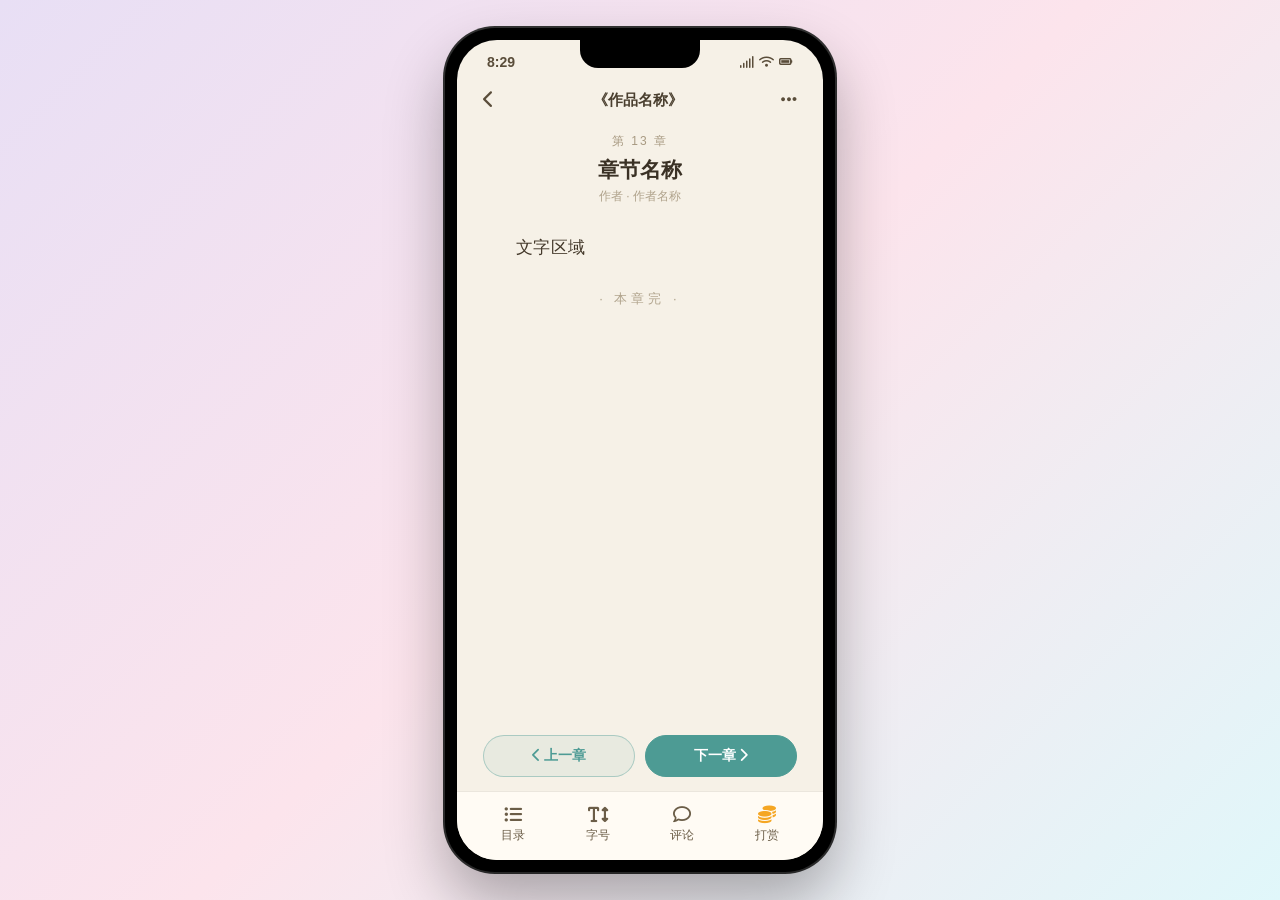
<file: reader.html>
<!DOCTYPE html>
<html lang="zh-CN">

<head>
    <meta charset="UTF-8">
    <meta name="viewport" content="width=device-width, initial-scale=1.0, maximum-scale=1.0, user-scalable=no">
    <title>阅读demo</title>
    <link rel="stylesheet" href="https://cdnjs.cloudflare.com/ajax/libs/font-awesome/6.4.0/css/all.min.css">
    <style>
        * {
            margin: 0;
            padding: 0;
            box-sizing: border-box;
            -webkit-tap-highlight-color: transparent;
        }

        body {
            font-family: -apple-system, BlinkMacSystemFont, 'PingFang SC', 'Helvetica Neue', Helvetica, Arial, sans-serif;
            background: linear-gradient(135deg, #e8dff5 0%, #fce4ec 50%, #e0f7fa 100%);
            min-height: 100vh;
            display: flex;
            justify-content: center;
            align-items: center;
            padding: 20px;
            overflow-x: hidden;
        }

        .phone-frame {
            width: 390px;
            height: 844px;
            background: #000;
            border-radius: 50px;
            padding: 12px;
            box-shadow: 0 30px 60px rgba(0, 0, 0, 0.3), 0 0 0 2px #333;
            position: relative;
            overflow: hidden;
        }

        .phone-notch {
            position: absolute;
            top: 12px;
            left: 50%;
            transform: translateX(-50%);
            width: 120px;
            height: 28px;
            background: #000;
            border-radius: 0 0 18px 18px;
            z-index: 100;
        }

        .screen {
            width: 100%;
            height: 100%;
            background: #f6f1e7;
            border-radius: 40px;
            overflow: hidden;
            position: relative;
            display: flex;
            flex-direction: column;
        }

        .status-bar {
            display: flex;
            justify-content: space-between;
            align-items: center;
            padding: 14px 30px 6px;
            font-size: 14px;
            font-weight: 600;
            color: #5a4d3a;
            flex-shrink: 0;
        }

        .status-icons {
            display: flex;
            gap: 5px;
            font-size: 12px;
            align-items: center;
        }

        /* 顶部阅读导航 */
        .reader-nav {
            display: flex;
            justify-content: space-between;
            align-items: center;
            padding: 8px 18px 10px;
            flex-shrink: 0;
            color: #5a4d3a;
        }

        .reader-nav .rn-btn {
            font-size: 18px;
            padding: 6px 8px;
            cursor: pointer;
            border-radius: 50%;
            transition: background 0.2s;
        }

        .reader-nav .rn-btn:active {
            background: rgba(0, 0, 0, 0.06);
        }

        .reader-nav .rn-title {
            font-size: 15px;
            font-weight: 700;
            color: #4a3f2f;
            max-width: 60%;
            overflow: hidden;
            white-space: nowrap;
            text-overflow: ellipsis;
        }

        /* 阅读内容区 */
        .reader-content {
            flex: 1;
            overflow-y: auto;
            -webkit-overflow-scrolling: touch;
            padding: 6px 26px 24px;
        }

        .reader-content::-webkit-scrollbar {
            display: none;
        }

        .chapter-label {
            text-align: center;
            font-size: 12px;
            color: #a89a82;
            letter-spacing: 2px;
            margin-bottom: 6px;
        }

        .chapter-title {
            text-align: center;
            font-size: 21px;
            font-weight: 700;
            color: #3a3125;
            margin-bottom: 4px;
        }

        .chapter-author {
            text-align: center;
            font-size: 12px;
            color: #b0a38c;
            margin-bottom: 26px;
        }

        .reader-content p {
            font-size: 16.5px;
            line-height: 2;
            color: #43382a;
            text-indent: 2em;
            margin-bottom: 18px;
            letter-spacing: 0.3px;
        }

        .chapter-end {
            text-align: center;
            color: #b0a38c;
            font-size: 13px;
            margin: 26px 0 8px;
            letter-spacing: 4px;
        }

        /* 底部工具栏 */
        .reader-toolbar {
            flex-shrink: 0;
            display: flex;
            align-items: center;
            justify-content: space-around;
            padding: 10px 14px calc(12px + env(safe-area-inset-bottom));
            background: rgba(255, 252, 245, 0.96);
            border-top: 1px solid rgba(90, 77, 58, 0.12);
        }

        .tool-btn {
            background: none;
            border: none;
            color: #6b5d47;
            font-size: 12px;
            display: flex;
            flex-direction: column;
            align-items: center;
            gap: 3px;
            cursor: pointer;
            padding: 4px 8px;
        }

        .tool-btn i {
            font-size: 18px;
        }

        .tool-btn:active {
            opacity: 0.6;
        }

        .tool-btn.tip i {
            color: #f5a623;
        }

        /* 章节切换大按钮 */
        .chapter-switch {
            display: flex;
            gap: 10px;
            padding: 4px 26px 14px;
            flex-shrink: 0;
        }

        .chapter-switch button {
            flex: 1;
            padding: 11px 0;
            border-radius: 50px;
            font-size: 14px;
            font-weight: 600;
            cursor: pointer;
            border: 1.5px solid rgba(77, 155, 148, 0.4);
            background: rgba(77, 155, 148, 0.08);
            color: #4D9B94;
            transition: transform 0.15s;
        }

        .chapter-switch button.primary {
            background: #4D9B94;
            color: #fff;
            border-color: #4D9B94;
        }

        .chapter-switch button:active {
            transform: scale(0.97);
        }
    </style>
</head>

<body>
    <div class="phone-frame">
        <div class="phone-notch"></div>

        <div class="screen">
            <div class="status-bar">
                <span class="time">8:29</span>
                <div class="status-icons">
                    <i class="fa-solid fa-signal"></i>
                    <i class="fa-solid fa-wifi"></i>
                    <i class="fa-solid fa-battery-full"></i>
                </div>
            </div>

            <!-- 顶部导航 -->
            <div class="reader-nav">
                <div class="rn-btn" id="navBack"><i class="fa-solid fa-chevron-left"></i></div>
                <div class="rn-title" id="bookTitle">《作品名称》</div>
                <div class="rn-btn" id="navMenu"><i class="fa-solid fa-ellipsis"></i></div>
            </div>

            <!-- 正文 -->
            <div class="reader-content" id="readerContent">
                <div class="chapter-label">第 13 章</div>
                <div class="chapter-title">章节名称</div>
                <div class="chapter-author" id="chapterAuthor">作者 · 作者名称</div>

                <p>文字区域</p>

                <div class="chapter-end">· 本章完 ·</div>
            </div>

            <!-- 章节切换 -->
            <div class="chapter-switch">
                <button id="prevChapter"><i class="fa-solid fa-chevron-left"></i> 上一章</button>
                <button class="primary" id="nextChapter">下一章 <i class="fa-solid fa-chevron-right"></i></button>
            </div>

            <!-- 底部工具栏 -->
            <div class="reader-toolbar">
                <button class="tool-btn" id="toolCatalog"><i class="fa-solid fa-list-ul"></i>目录</button>
                <button class="tool-btn" id="toolFont"><i class="fa-solid fa-text-height"></i>字号</button>
                <button class="tool-btn" id="toolComment"><i class="fa-regular fa-comment"></i>评论</button>
                <button class="tool-btn tip" id="toolTip"><i class="fa-solid fa-coins"></i>打赏</button>
            </div>
        </div>
    </div>

    <script>
        document.addEventListener('DOMContentLoaded', function () {
            // 从 URL 参数读取作品与作者（默认占位：《作品名称》· 作者名称）
            var params = new URLSearchParams(window.location.search);
            var book = params.get('title') || '《作品名称》';
            var author = params.get('author') || '作者名称';
            var bookTitleEl = document.getElementById('bookTitle');
            var chapterAuthorEl = document.getElementById('chapterAuthor');
            if (bookTitleEl) bookTitleEl.textContent = book;
            if (chapterAuthorEl) chapterAuthorEl.textContent = '作者 · ' + author;

            // 返回上一页
            var navBack = document.getElementById('navBack');
            if (navBack) {
                navBack.addEventListener('click', function () {
                    if (history.length > 1) {
                        history.back();
                    } else {
                        window.location.href = 'serial.html';
                    }
                });
            }

            // 工具栏与章节按钮（演示提示）
            function tip(msg) {
                alert(msg);
            }
            document.getElementById('navMenu').addEventListener('click', function () { tip('阅读设置（演示）'); });
            document.getElementById('prevChapter').addEventListener('click', function () { tip('已是第一章（演示）'); });
            document.getElementById('nextChapter').addEventListener('click', function () { tip('下一章更新中，敬请期待（演示）'); });
            document.getElementById('toolCatalog').addEventListener('click', function () { tip('打开' + book + '目录（演示）'); });
            document.getElementById('toolFont').addEventListener('click', function () { tip('调整字号（演示）'); });
            document.getElementById('toolComment').addEventListener('click', function () { tip('查看' + book + '评论（演示）'); });
            document.getElementById('toolTip').addEventListener('click', function () {
                tip('打赏鼓励 ' + book + ' · ' + author + '（演示）');
            });
        });
    </script>
</body>

</html>
</file>
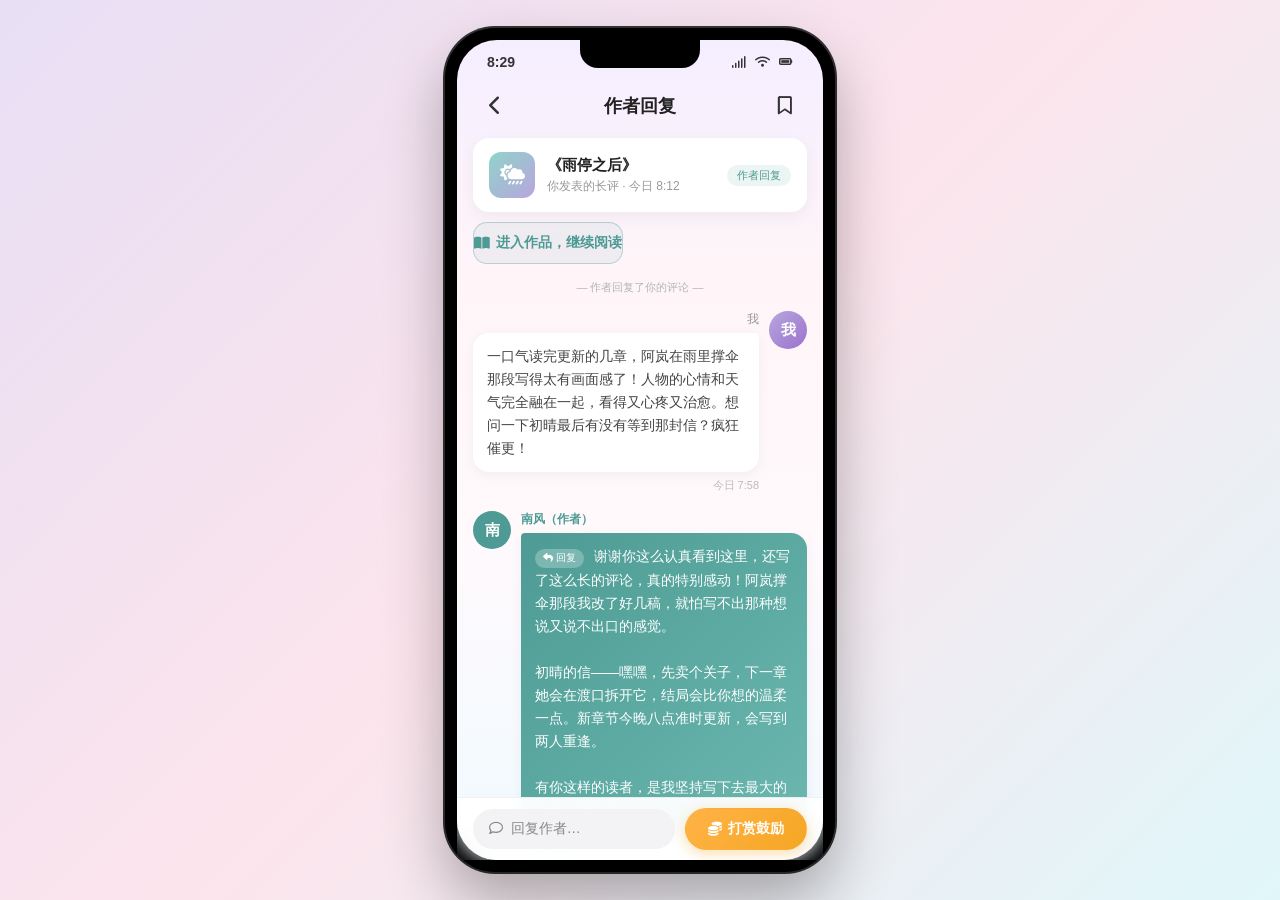
<file: reply-detail.html>
<!DOCTYPE html>
<html lang="zh-CN">

<head>
    <meta charset="UTF-8">
    <meta name="viewport" content="width=device-width, initial-scale=1.0, maximum-scale=1.0, user-scalable=no">
    <title>作者回复 - 乐乎</title>
    <link rel="stylesheet" href="style.css">
    <link rel="stylesheet" href="serial.css">
    <link rel="stylesheet" href="https://cdnjs.cloudflare.com/ajax/libs/font-awesome/6.4.0/css/all.min.css">
    <style>
        * {
            margin: 0;
            padding: 0;
            box-sizing: border-box;
            -webkit-tap-highlight-color: transparent;
        }

        body {
            font-family: -apple-system, BlinkMacSystemFont, 'PingFang SC', 'Helvetica Neue', Helvetica, Arial, sans-serif;
            background: linear-gradient(135deg, #e8dff5 0%, #fce4ec 50%, #e0f7fa 100%);
            min-height: 100vh;
            display: flex;
            justify-content: center;
            align-items: center;
            padding: 20px;
            overflow-x: hidden;
        }

        .phone-frame {
            width: 390px;
            height: 844px;
            background: #000;
            border-radius: 50px;
            padding: 12px;
            box-shadow: 0 30px 60px rgba(0, 0, 0, 0.3), 0 0 0 2px #333;
            position: relative;
            overflow: hidden;
        }

        .phone-notch {
            position: absolute;
            top: 12px;
            left: 50%;
            transform: translateX(-50%);
            width: 120px;
            height: 28px;
            background: #000;
            border-radius: 0 0 18px 18px;
            z-index: 100;
        }

        .screen {
            width: 100%;
            height: 100%;
            background: linear-gradient(180deg, #f5eeff 0%, #fff5f8 30%, #fff9fc 60%, #f0faff 100%);
            border-radius: 40px;
            overflow: hidden;
            position: relative;
            display: flex;
            flex-direction: column;
        }

        .status-bar {
            display: flex;
            justify-content: space-between;
            align-items: center;
            padding: 14px 30px 6px;
            font-size: 14px;
            font-weight: 600;
            color: #333;
            flex-shrink: 0;
        }

        .status-icons {
            display: flex;
            gap: 5px;
            font-size: 12px;
            align-items: center;
        }

        .page-content {
            flex: 1;
            overflow-y: auto;
            overflow-x: hidden;
            -webkit-overflow-scrolling: touch;
            padding-bottom: 150px;
        }

        .page-content::-webkit-scrollbar {
            display: none;
        }

        /* 导航栏 */
        .nav-bar {
            display: flex;
            justify-content: space-between;
            align-items: center;
            padding: 12px 20px 10px;
            flex-shrink: 0;
        }

        .nav-back {
            font-size: 20px;
            color: #333;
            cursor: pointer;
            padding: 4px 8px;
            border-radius: 50%;
            transition: background 0.2s;
        }

        .nav-back:hover {
            background: rgba(0, 0, 0, 0.05);
        }

        .nav-title {
            font-size: 18px;
            font-weight: 700;
            color: #222;
        }

        .nav-right {
            font-size: 18px;
            color: #333;
            cursor: pointer;
            padding: 4px 8px;
            border-radius: 50%;
        }

        /* ===== 作品信息条 ===== */
        .reply-book {
            margin: 4px 16px 14px;
            background: #fff;
            border-radius: 16px;
            padding: 14px 16px;
            display: flex;
            align-items: center;
            gap: 12px;
            box-shadow: 0 4px 16px rgba(0, 0, 0, 0.05);
        }

        .reply-book .rb-cover {
            width: 46px;
            height: 46px;
            border-radius: 12px;
            background: linear-gradient(135deg, #8fd3c9, #b8a6dd);
            display: flex;
            align-items: center;
            justify-content: center;
            color: #fff;
            font-size: 20px;
            flex-shrink: 0;
        }

        .reply-book .rb-info {
            flex: 1;
            min-width: 0;
        }

        .reply-book .rb-title {
            font-size: 15px;
            font-weight: 700;
            color: #222;
        }

        .reply-book .rb-sub {
            font-size: 12px;
            color: #999;
            margin-top: 3px;
        }

        .reply-book .rb-author-tag {
            font-size: 11px;
            color: #4D9B94;
            background: rgba(77, 155, 148, 0.1);
            padding: 3px 10px;
            border-radius: 50px;
            flex-shrink: 0;
        }

        /* 进入作品按钮 */
        .enter-work-btn {
            margin: -4px 16px 16px;
            background: rgba(77, 155, 148, 0.08);
            border: 1.5px solid rgba(77, 155, 148, 0.35);
            color: #4D9B94;
            font-size: 14px;
            font-weight: 600;
            padding: 11px 0;
            border-radius: 14px;
            cursor: pointer;
            display: flex;
            align-items: center;
            justify-content: center;
            gap: 6px;
            transition: transform 0.15s, background 0.15s;
        }

        .enter-work-btn:active {
            transform: scale(0.98);
            background: rgba(77, 155, 148, 0.15);
        }

        /* ===== 对话区域 ===== */
        .chat-wrap {
            padding: 0 16px;
        }

        .chat-tip {
            text-align: center;
            font-size: 11px;
            color: #b5b5b5;
            margin: 6px 0 16px;
        }

        /* 我的评论（右） */
        .chat-row {
            display: flex;
            flex-direction: row-reverse;
            gap: 10px;
            margin-bottom: 18px;
            align-items: flex-start;
        }

        .chat-row .chat-avatar {
            width: 38px;
            height: 38px;
            border-radius: 50%;
            display: flex;
            align-items: center;
            justify-content: center;
            color: #fff;
            font-size: 15px;
            font-weight: 600;
            flex-shrink: 0;
        }

        .chat-row .chat-main {
            flex: 1;
            min-width: 0;
        }

        .chat-row .chat-name {
            font-size: 12px;
            color: #999;
            margin-bottom: 5px;
            text-align: right;
        }

        .chat-row .chat-bubble {
            position: relative;
            background: #fff;
            border-radius: 16px 4px 16px 16px;
            padding: 12px 14px;
            font-size: 14px;
            line-height: 1.65;
            color: #444;
            box-shadow: 0 3px 12px rgba(0, 0, 0, 0.05);
            word-break: break-word;
        }

        .chat-row .chat-meta {
            font-size: 11px;
            color: #bbb;
            margin-top: 6px;
            text-align: right;
        }

        /* 作者回复（左，青色气泡） */
        .chat-row.is-author {
            flex-direction: row;
        }

        .chat-row.is-author .chat-name {
            text-align: left;
            color: #4D9B94;
            font-weight: 600;
        }

        .chat-row.is-author .chat-bubble {
            background: linear-gradient(135deg, #4D9B94, #6cb8b0);
            color: #fff;
            border-radius: 4px 16px 16px 16px;
        }

        .chat-row.is-author .chat-meta {
            text-align: left;
        }

        .reply-badge {
            display: inline-block;
            font-size: 10px;
            background: rgba(255, 255, 255, 0.25);
            padding: 1px 8px;
            border-radius: 50px;
            margin-right: 6px;
        }

        /* ===== 底部操作条 ===== */
        .action-bar {
            position: absolute;
            left: 0;
            right: 0;
            bottom: 0;
            padding: 10px 16px calc(10px + env(safe-area-inset-bottom));
            background: rgba(255, 255, 255, 0.95);
            backdrop-filter: blur(10px);
            -webkit-backdrop-filter: blur(10px);
            border-top: 1px solid rgba(0, 0, 0, 0.05);
            display: flex;
            gap: 10px;
            align-items: center;
            z-index: 20;
        }

        .action-bar .ab-reply {
            flex: 1;
            background: #f3f3f5;
            border: none;
            color: #888;
            font-size: 14px;
            padding: 11px 16px;
            border-radius: 50px;
            text-align: left;
            cursor: pointer;
        }

        .action-bar .ab-tip {
            flex-shrink: 0;
            background: linear-gradient(135deg, #ffb347, #f5a623);
            border: 1.5px solid transparent;
            box-sizing: border-box;
            color: #fff;
            font-size: 14px;
            font-weight: 700;
            padding: 11px 22px;
            border-radius: 50px;
            cursor: pointer;
            display: inline-flex;
            align-items: center;
            gap: 6px;
            box-shadow: 0 4px 14px rgba(245, 166, 35, 0.35);
            transition: transform 0.15s;
        }

        .action-bar .ab-tip:active {
            transform: scale(0.96);
        }

        /* ===== 打赏弹窗 ===== */
        .tip-mask {
            position: absolute;
            inset: 0;
            background: rgba(0, 0, 0, 0.45);
            z-index: 200;
            display: none;
            align-items: flex-end;
            justify-content: center;
            border-radius: 40px;
        }

        .tip-mask.show {
            display: flex;
        }

        .tip-sheet {
            width: 100%;
            background: #fff;
            border-radius: 24px 24px 0 0;
            padding: 22px 20px 26px;
            animation: tipUp 0.28s cubic-bezier(0.2, 0.9, 0.3, 1.2);
        }

        @keyframes tipUp {
            from {
                transform: translateY(100%);
            }

            to {
                transform: translateY(0);
            }
        }

        .tip-sheet .tip-handle {
            width: 38px;
            height: 4px;
            background: #e5e5e5;
            border-radius: 4px;
            margin: 0 auto 14px;
        }

        .tip-sheet .tip-title {
            font-size: 16px;
            font-weight: 700;
            color: #222;
            text-align: center;
        }

        .tip-sheet .tip-sub {
            font-size: 12px;
            color: #999;
            text-align: center;
            margin-top: 5px;
        }

        .tip-amounts {
            display: grid;
            grid-template-columns: repeat(3, 1fr);
            gap: 10px;
            margin: 20px 0 8px;
        }

        .tip-amount {
            border: 1.5px solid #eee;
            background: #fafafa;
            border-radius: 14px;
            padding: 12px 0;
            text-align: center;
            cursor: pointer;
            transition: all 0.15s;
        }

        .tip-amount .ta-coins {
            font-size: 17px;
            font-weight: 700;
            color: #f5a623;
        }

        .tip-amount .ta-label {
            font-size: 11px;
            color: #999;
            margin-top: 3px;
        }

        .tip-amount.active {
            border-color: #f5a623;
            background: rgba(245, 166, 35, 0.08);
        }

        .tip-btns {
            display: flex;
            gap: 10px;
            margin-top: 16px;
        }

        .tip-btns button {
            flex: 1;
            padding: 12px 0;
            border-radius: 50px;
            font-size: 15px;
            font-weight: 600;
            cursor: pointer;
            border: none;
        }

        .tip-btns .tip-cancel {
            background: #f3f3f5;
            color: #777;
        }

        .tip-btns .tip-confirm {
            background: linear-gradient(135deg, #ffb347, #f5a623);
            color: #fff;
        }
    </style>
</head>

<body>
    <div class="phone-frame">
        <div class="phone-notch"></div>

        <div class="screen">
            <div class="status-bar">
                <span class="time">8:29</span>
                <div class="status-icons">
                    <i class="fa-solid fa-signal"></i>
                    <i class="fa-solid fa-wifi"></i>
                    <i class="fa-solid fa-battery-full"></i>
                </div>
            </div>

            <div class="page-content">
                <!-- 导航 -->
                <div class="nav-bar">
                    <div class="nav-back" id="navBack">
                        <i class="fa-solid fa-chevron-left"></i>
                    </div>
                    <div class="nav-title">作者回复</div>
                    <div class="nav-right">
                        <i class="fa-regular fa-bookmark"></i>
                    </div>
                </div>

                <!-- 作品信息 -->
                <div class="reply-book">
                    <div class="rb-cover"><i class="fa-solid fa-cloud-sun-rain"></i></div>
                    <div class="rb-info">
                        <div class="rb-title" id="bookTitle">《雨停之后》</div>
                        <div class="rb-sub">你发表的长评 · 今日 8:12</div>
                    </div>
                    <div class="rb-author-tag">作者回复</div>
                </div>

                <!-- 进入作品 -->
                <button class="enter-work-btn" id="enterWorkBtn">
                    <i class="fa-solid fa-book-open"></i> 进入作品，继续阅读
                </button>

                <!-- 对话 -->
                <div class="chat-wrap">
                    <div class="chat-tip">— 作者回复了你的评论 —</div>

                    <!-- 我的评论 -->
                    <div class="chat-row">
                        <div class="chat-avatar" style="background: linear-gradient(135deg, #b8a6dd, #9b72cf);">
                            <span>我</span>
                        </div>
                        <div class="chat-main">
                            <div class="chat-name">我</div>
                            <div class="chat-bubble">
                                一口气读完更新的几章，阿岚在雨里撑伞那段写得太有画面感了！人物的心情和天气完全融在一起，看得又心疼又治愈。想问一下初晴最后有没有等到那封信？疯狂催更！
                            </div>
                            <div class="chat-meta">今日 7:58</div>
                        </div>
                    </div>

                    <!-- 作者回复（完整内容） -->
                    <div class="chat-row is-author">
                        <div class="chat-avatar" style="background: #4D9B94;">
                            <span>南</span>
                        </div>
                        <div class="chat-main">
                            <div class="chat-name" id="authorName">南风（作者）</div>
                            <div class="chat-bubble">
                                <span class="reply-badge"><i class="fa-solid fa-reply"></i> 回复</span>
                                谢谢你这么认真看到这里，还写了这么长的评论，真的特别感动！阿岚撑伞那段我改了好几稿，就怕写不出那种想说又说不出口的感觉。<br><br>
                                初晴的信——嘿嘿，先卖个关子，下一章她会在渡口拆开它，结局会比你想的温柔一点。新章节今晚八点准时更新，会写到两人重逢。<br><br>
                                有你这样的读者，是我坚持写下去最大的动力，明天见！
                            </div>
                            <div class="chat-meta">今日 8:12</div>
                        </div>
                    </div>
                </div>
            </div>

            <!-- 底部操作条 -->
            <div class="action-bar">
                <button class="ab-reply" id="replyInput"><i class="fa-regular fa-comment"></i>&nbsp; 回复作者…</button>
                <button class="ab-tip" id="tipBtn"><i class="fa-solid fa-coins"></i> 打赏鼓励</button>
            </div>

            <!-- 打赏弹窗 -->
            <div class="tip-mask" id="tipMask">
                <div class="tip-sheet">
                    <div class="tip-handle"></div>
                    <div class="tip-title">打赏鼓励作者</div>
                    <div class="tip-sub" id="tipSub">支持 《雨停之后》 · 作者 南风</div>
                    <div class="tip-amounts">
                        <div class="tip-amount" data-coins="66">
                            <div class="ta-coins"><i class="fa-solid fa-coins"></i> 66</div>
                            <div class="ta-label">一点心意</div>
                        </div>
                        <div class="tip-amount active" data-coins="188">
                            <div class="ta-coins"><i class="fa-solid fa-coins"></i> 188</div>
                            <div class="ta-label">写得真棒</div>
                        </div>
                        <div class="tip-amount" data-coins="520">
                            <div class="ta-coins"><i class="fa-solid fa-coins"></i> 520</div>
                            <div class="ta-label">超爱这部</div>
                        </div>
                    </div>
                    <div class="tip-btns">
                        <button class="tip-cancel" id="tipCancel">取消</button>
                        <button class="tip-confirm" id="tipConfirm">确认打赏</button>
                    </div>
                </div>
            </div>
        </div>
    </div>

    <script>
        document.addEventListener('DOMContentLoaded', function () {
            // 返回连载中心
            const navBack = document.getElementById('navBack');
            if (navBack) {
                navBack.addEventListener('click', function () {
                    window.location.href = 'serial.html';
                });
            }

            // 支持从 URL 参数填充作者/作品（默认南风 /《雨停之后》）
            const params = new URLSearchParams(window.location.search);
            const author = params.get('author') || '南风';
            const book = params.get('book') || '《雨停之后》';
            const authorNameEl = document.getElementById('authorName');
            const bookTitleEl = document.getElementById('bookTitle');
            const tipSubEl = document.getElementById('tipSub');
            if (authorNameEl) authorNameEl.textContent = author + '（作者）';
            if (bookTitleEl) bookTitleEl.textContent = book;
            if (tipSubEl) tipSubEl.textContent = '支持 ' + book + ' · 作者 ' + author;

            // 回复输入（演示）
            const replyInput = document.getElementById('replyInput');
            if (replyInput) {
                replyInput.addEventListener('click', function () {
                    alert('回复 ' + author + '：（演示）');
                });
            }

            // 进入作品 —— 跳转阅读页
            const enterWorkBtn = document.getElementById('enterWorkBtn');
            if (enterWorkBtn) {
                enterWorkBtn.addEventListener('click', function () {
                    window.location.href = 'reader.html?title=' + encodeURIComponent(book) + '&author=' + encodeURIComponent(author);
                });
            }

            // ===== 打赏弹窗 =====
            const tipMask = document.getElementById('tipMask');
            const tipBtn = document.getElementById('tipBtn');
            const tipCancel = document.getElementById('tipCancel');
            const tipConfirm = document.getElementById('tipConfirm');
            let selectedCoins = 188;

            tipBtn.addEventListener('click', function () {
                tipMask.classList.add('show');
            });

            tipCancel.addEventListener('click', function () {
                tipMask.classList.remove('show');
            });

            tipMask.addEventListener('click', function (e) {
                if (e.target === tipMask) tipMask.classList.remove('show');
            });

            document.querySelectorAll('.tip-amount').forEach(function (el) {
                el.addEventListener('click', function () {
                    document.querySelectorAll('.tip-amount').forEach(function (n) {
                        n.classList.remove('active');
                    });
                    el.classList.add('active');
                    selectedCoins = parseInt(el.dataset.coins, 10);
                });
            });

            tipConfirm.addEventListener('click', function () {
                tipMask.classList.remove('show');
                alert('已为 ' + author + ' 的' + book + ' 打赏 ' + selectedCoins + ' 乐乎币，感谢作者的创作！');
            });
        });
    </script>
</body>

</html>
</file>
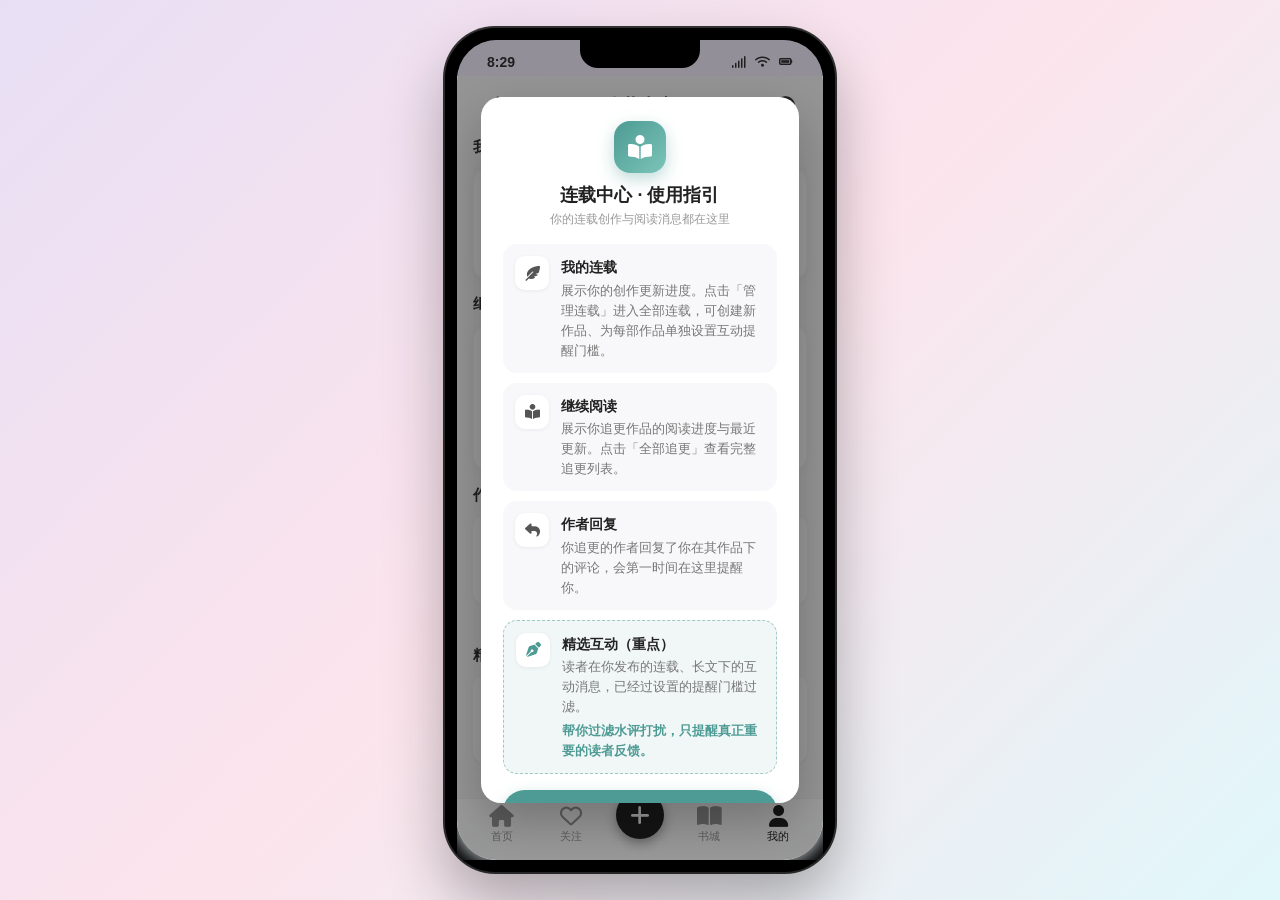
<file: serial.html>
<!DOCTYPE html>
<html lang="zh-CN">

<head>
    <meta charset="UTF-8">
    <meta name="viewport" content="width=device-width, initial-scale=1.0, maximum-scale=1.0, user-scalable=no">
    <title>连载中心 - 乐乎</title>
    <link rel="stylesheet" href="style.css">
    <link rel="stylesheet" href="serial.css">
    <link rel="stylesheet" href="https://cdnjs.cloudflare.com/ajax/libs/font-awesome/6.4.0/css/all.min.css">
    <style>
        /* ===== 重置/覆盖原有样式，实现紧凑的一行布局 ===== */
        * {
            margin: 0;
            padding: 0;
            box-sizing: border-box;
            -webkit-tap-highlight-color: transparent;
        }

        body {
            font-family: -apple-system, BlinkMacSystemFont, 'PingFang SC', 'Helvetica Neue', Helvetica, Arial, sans-serif;
            background: linear-gradient(135deg, #e8dff5 0%, #fce4ec 50%, #e0f7fa 100%);
            min-height: 100vh;
            display: flex;
            justify-content: center;
            align-items: center;
            padding: 20px;
            overflow-x: hidden;
        }

        .phone-frame {
            width: 390px;
            height: 844px;
            background: #000;
            border-radius: 50px;
            padding: 12px;
            box-shadow: 0 30px 60px rgba(0, 0, 0, 0.3), 0 0 0 2px #333;
            position: relative;
            overflow: hidden;
        }

        .phone-notch {
            position: absolute;
            top: 12px;
            left: 50%;
            transform: translateX(-50%);
            width: 120px;
            height: 28px;
            background: #000;
            border-radius: 0 0 18px 18px;
            z-index: 100;
        }

        .screen {
            width: 100%;
            height: 100%;
            background: linear-gradient(180deg, #f5eeff 0%, #fff5f8 30%, #fff9fc 60%, #f0faff 100%);
            border-radius: 40px;
            overflow: hidden;
            position: relative;
            display: flex;
            flex-direction: column;
        }

        .status-bar {
            display: flex;
            justify-content: space-between;
            align-items: center;
            padding: 14px 30px 6px;
            font-size: 14px;
            font-weight: 600;
            color: #333;
            flex-shrink: 0;
        }

        .status-icons {
            display: flex;
            gap: 5px;
            font-size: 12px;
            align-items: center;
        }

        .status-icons i {
            margin-left: 4px;
        }

        .page-content {
            flex: 1;
            overflow-y: auto;
            overflow-x: hidden;
            -webkit-overflow-scrolling: touch;
            padding-bottom: 80px;
        }

        .page-content::-webkit-scrollbar {
            display: none;
        }

        /* 导航栏 */
        .nav-bar {
            display: flex;
            justify-content: space-between;
            align-items: center;
            padding: 12px 20px 10px;
            flex-shrink: 0;
        }

        .nav-back {
            font-size: 20px;
            color: #333;
            cursor: pointer;
            padding: 4px 8px;
            border-radius: 50%;
            transition: background 0.2s;
        }

        .nav-back:hover {
            background: rgba(0, 0, 0, 0.05);
        }

        .nav-title {
            font-size: 18px;
            font-weight: 700;
            color: #222;
        }

        .nav-right {
            font-size: 20px;
            color: #333;
            cursor: pointer;
            padding: 4px 8px;
            border-radius: 50%;
            transition: background 0.2s;
        }

        .nav-right:hover {
            background: rgba(0, 0, 0, 0.05);
        }

        /* 标题区域 - 支持徽标 */
        .section-label {
            display: flex;
            align-items: center;
            padding: 0 16px 10px;
            font-size: 15px;
            font-weight: 700;
            color: #333;
        }

        .section-label:not(:first-of-type) {
            margin-top: 4px;
        }

        .badge-new {
            display: inline-block;
            background: #ff6b9d;
            /* 粉色 */
            color: #fff;
            font-size: 11px;
            font-weight: 600;
            padding: 1px 10px;
            border-radius: 30px;
            margin-left: 10px;
            line-height: 1.6;
            letter-spacing: 0.3px;
            flex-shrink: 0;
        }

        /* ===== 继续阅读卡片（样式同样适用于我的连载） ===== */
        .continue-card {
            position: relative;
            margin: 0 16px 14px;
            padding: 14px;
            background: #fff;
            border-radius: 16px;
            box-shadow: 0 2px 12px rgba(0, 0, 0, 0.04);
            display: flex;
            align-items: center;
            gap: 12px;
            border: 1px solid rgba(0, 0, 0, 0.03);
        }

        .continue-card .cc-cover {
            flex-shrink: 0;
            width: 72px;
            height: 72px;
            border-radius: 12px;
            overflow: hidden;
            background: linear-gradient(135deg, #e8dff5, #fce4ec);
        }

        .continue-card .cc-cover-inner {
            width: 100%;
            height: 100%;
            display: flex;
            align-items: center;
            justify-content: center;
            font-size: 28px;
            color: #b39ddb;
        }

        .continue-card .cc-body {
            flex: 1;
            min-width: 0;
            display: flex;
            flex-direction: column;
            justify-content: center;
        }

        .continue-card .cc-title {
            font-size: 16px;
            font-weight: 700;
            color: #222;
        }

        .continue-card .cc-author {
            font-size: 13px;
            color: #999;
        }

        .continue-card .cc-progress-text {
            font-size: 12px;
            color: #888;
            margin-top: 2px;
        }

        .continue-card .cc-progress-bar {
            position: relative;
            width: 100%;
            height: 4px;
            background: #f0f0f0;
            border-radius: 4px;
            margin: 4px 0 6px;
        }

        .continue-card .cc-progress-fill {
            height: 100%;
            border-radius: 4px;
            background: #4D9B94;
            transition: width 0.3s;
        }

        .continue-card .cc-progress-thumb {
            display: none;
        }

        /* 内容区内部按钮（继续阅读等） */
        .continue-card .cc-btn {
            background: #4D9B94;
            border: none;
            color: #fff;
            font-size: 13px;
            font-weight: 600;
            padding: 5px 16px;
            border-radius: 16px;
            cursor: pointer;
            display: inline-flex;
            align-items: center;
            gap: 4px;
            transition: transform 0.15s, box-shadow 0.15s;
            box-shadow: 0 2px 10px rgba(77, 155, 148, 0.25);
            margin-top: 2px;
            align-self: flex-start;
        }

        .continue-card .cc-btn:active {
            transform: scale(0.96);
        }

        .continue-card .cc-btn i {
            font-size: 11px;
        }

        /* ===== 右侧边缘“管理我的”按钮 ===== */
        .cc-manage-btn {
            flex-shrink: 0;
            background: transparent;
            border: 1.5px solid #4D9B94;
            color: #4D9B94;
            font-size: 12px;
            font-weight: 600;
            padding: 6px 14px;
            border-radius: 20px;
            cursor: pointer;
            transition: all 0.2s ease;
            display: flex;
            align-items: center;
            gap: 4px;
            white-space: nowrap;
            background: rgba(77, 155, 148, 0.06);
        }

        .cc-manage-btn:hover {
            background: #4D9B94;
            color: #fff;
            box-shadow: 0 2px 12px rgba(77, 155, 148, 0.3);
            transform: scale(1.02);
        }

        .cc-manage-btn:active {
            transform: scale(0.95);
        }

        .cc-manage-btn i {
            font-size: 11px;
            transition: transform 0.2s;
        }

        .cc-manage-btn:hover i {
            transform: translateX(2px);
        }

        /* ===== 更新频率标签 - 椭圆形卡片 ===== */
        .frequency-tag {
            position: absolute;
            top: 10px;
            right: 10px;
            background: rgba(255, 255, 255, 0.92);
            backdrop-filter: blur(8px);
            -webkit-backdrop-filter: blur(8px);
            padding: 3px 14px;
            border-radius: 50px;
            font-size: 11px;
            font-weight: 600;
            color: #555;
            box-shadow: 0 2px 10px rgba(0, 0, 0, 0.06);
            border: 1px solid rgba(255, 255, 255, 0.5);
            display: flex;
            align-items: center;
            gap: 5px;
            z-index: 5;
            letter-spacing: 0.3px;
            white-space: nowrap;
            transition: transform 0.2s, box-shadow 0.2s;
        }

        .frequency-tag i {
            font-size: 11px;
            color: #4D9B94;
        }

        .frequency-tag:hover {
            transform: scale(1.03);
            box-shadow: 0 4px 14px rgba(0, 0, 0, 0.10);
        }

        /* ===== 互动作者/读者列表 - 紧凑一行布局 ===== */
        .author-list {
            display: flex;
            flex-direction: column;
            gap: 6px;
            padding: 0 16px;
            margin-bottom: 2px;
        }

        .author-list .author-item {
            display: flex;
            align-items: center;
            gap: 10px;
            padding: 5px 12px;
            background: rgba(255, 255, 255, 0.8);
            backdrop-filter: blur(4px);
            border-radius: 12px;
            box-shadow: 0 1px 4px rgba(0, 0, 0, 0.04);
            cursor: pointer;
            border: 1px solid rgba(255, 255, 255, 0.6);
            transition: transform 0.12s, box-shadow 0.12s;
            min-height: 40px;
        }

        .author-list .author-item:active {
            transform: scale(0.98);
            box-shadow: 0 1px 3px rgba(0, 0, 0, 0.06);
        }

        .author-list .author-avatar {
            width: 30px;
            height: 30px;
            border-radius: 50%;
            flex-shrink: 0;
            display: flex;
            align-items: center;
            justify-content: center;
            font-size: 12px;
            font-weight: 600;
            color: #fff;
            box-shadow: 0 2px 6px rgba(0, 0, 0, 0.08);
        }

        .author-list .author-info {
            display: flex;
            flex-direction: row;
            align-items: flex-start;
            gap: 5px;
            flex: 1;
            min-width: 0;
            overflow: hidden;
            flex-wrap: nowrap;
        }

        .author-list .author-name {
            font-size: 13px;
            font-weight: 600;
            color: #222;
            flex-shrink: 0;
            line-height: 1.5;
        }

        .author-list .author-message {
            font-size: 12px;
            color: #777;
            line-height: 1.5;
            flex: 1 1 auto;
            min-width: 0;
            /* 卡片内最多显示两行，超出截断，不越出卡片 */
            display: -webkit-box;
            -webkit-box-orient: vertical;
            -webkit-line-clamp: 2;
            overflow: hidden;
            word-break: break-word;
        }

        .author-list .author-message i {
            font-size: 10px;
            color: #bbb;
            margin-right: 3px;
        }

        .author-list .author-message .msg-highlight {
            color: #444;
            font-weight: 500;
        }

        /* 查看全部按钮 */
        .view-all {
            display: flex;
            align-items: center;
            justify-content: flex-end;
            padding: 2px 16px 10px;
            font-size: 13px;
            color: #999;
            cursor: pointer;
            gap: 6px;
            transition: color 0.2s;
        }

        .view-all:hover {
            color: #4D9B94;
        }

        .view-all i {
            font-size: 11px;
            transition: transform 0.2s;
        }

        .view-all:hover i {
            transform: translateX(3px);
        }

        .bottom-placeholder {
            height: 20px;
        }

        /* ===== 底部导航 ===== */
        .bottom-nav {
            display: flex;
            justify-content: space-around;
            align-items: center;
            padding: 6px 10px 16px;
            background: rgba(255, 255, 255, 0.95);
            backdrop-filter: blur(10px);
            border-top: 1px solid rgba(0, 0, 0, 0.05);
            flex-shrink: 0;
        }

        .nav-item {
            display: flex;
            flex-direction: column;
            align-items: center;
            gap: 2px;
            color: #999;
            font-size: 11px;
            cursor: pointer;
            transition: color 0.2s;
            flex: 1;
        }

        .nav-item i {
            font-size: 22px;
        }

        .nav-item.active {
            color: #222;
        }

        .nav-item.active i {
            font-weight: 900;
        }

        .center-btn {
            position: relative;
        }

        .plus-circle {
            width: 48px;
            height: 48px;
            border-radius: 50%;
            background: #222;
            display: flex;
            align-items: center;
            justify-content: center;
            color: #fff;
            font-size: 22px;
            box-shadow: 0 4px 12px rgba(34, 34, 34, 0.4);
            margin-top: -20px;
            transition: transform 0.2s cubic-bezier(0.34, 1.56, 0.64, 1);
            cursor: pointer;
        }

        .plus-circle:active {
            transform: scale(0.9) rotate(90deg);
        }

        /* ===== 适配深色模式 & 小屏 ===== */
        @media (prefers-color-scheme: dark) {
            .author-list .author-item {
                background: rgba(255, 255, 255, 0.08);
                border-color: rgba(255, 255, 255, 0.05);
            }

            .author-list .author-name {
                color: #e0e0e0;
            }

            .author-list .author-message {
                color: #aaa;
            }

            .author-list .author-message .msg-highlight {
                color: #ccc;
            }

            .section-label {
                color: #d0d0d0;
            }

            .frequency-tag {
                background: rgba(40, 40, 50, 0.9);
                color: #ddd;
                border-color: rgba(255, 255, 255, 0.1);
            }

            .frequency-tag i {
                color: #4D9B94;
            }

            .cc-manage-btn {
                border-color: #4D9B94;
                color: #4D9B94;
                background: rgba(77, 155, 148, 0.12);
            }

            .cc-manage-btn:hover {
                background: #4D9B94;
                color: #fff;
            }

            .badge-new {
                background: #ff7aa8;
                /* 深色模式下稍微亮一点 */
            }
        }

        @media (max-width: 430px) {
            body {
                padding: 0;
                background: linear-gradient(135deg, #e8dff5 0%, #fce4ec 50%, #e0f7fa 100%);
            }

            .phone-frame {
                width: 100vw;
                height: 100vh;
                border-radius: 0;
                padding: 0;
                box-shadow: none;
            }

            .phone-notch {
                display: none;
            }

            .screen {
                border-radius: 0;
            }

            .author-list {
                padding: 0 12px;
            }

            .author-list .author-item {
                padding: 4px 10px;
                gap: 8px;
                min-height: 36px;
            }

            .author-list .author-avatar {
                width: 26px;
                height: 26px;
                font-size: 11px;
            }

            .author-list .author-name {
                font-size: 12px;
            }

            .author-list .author-message {
                font-size: 11px;
            }

            .frequency-tag {
                font-size: 10px;
                padding: 2px 10px;
                top: 8px;
                right: 8px;
            }

            .frequency-tag i {
                font-size: 10px;
            }

            .cc-manage-btn {
                font-size: 11px;
                padding: 4px 10px;
            }

            .cc-manage-btn i {
                font-size: 10px;
            }

            .continue-card .cc-cover {
                width: 56px;
                height: 56px;
            }

            .continue-card .cc-cover-inner {
                font-size: 22px;
            }

            .continue-card .cc-title {
                font-size: 14px;
            }

            .continue-card .cc-btn {
                font-size: 12px;
                padding: 4px 12px;
            }

            .badge-new {
                font-size: 10px;
                padding: 0 8px;
                margin-left: 6px;
            }
        }

        /* ===== 导航栏帮助按钮 ===== */
        .nav-icon-btn {
            width: 34px;
            height: 34px;
            display: flex;
            align-items: center;
            justify-content: center;
            font-size: 19px;
            color: #333;
            border-radius: 50%;
            cursor: pointer;
            transition: background 0.2s, transform 0.15s;
        }

        .nav-icon-btn:hover {
            background: rgba(0, 0, 0, 0.05);
        }

        .nav-icon-btn:active {
            transform: scale(0.9);
        }

        /* ===== 使用指引弹窗 ===== */
        .modal-overlay {
            position: absolute;
            inset: 0;
            background: rgba(0, 0, 0, 0.4);
            z-index: 200;
            display: flex;
            opacity: 0;
            pointer-events: none;
            transition: opacity 0.25s ease;
        }

        .modal-overlay.active {
            opacity: 1;
            pointer-events: auto;
        }

        .guide-card {
            width: calc(100% - 48px);
            max-width: 330px;
            background: #fff;
            border-radius: 20px;
            padding: 24px 22px 20px;
            margin: auto;
            box-shadow: 0 20px 50px rgba(0, 0, 0, 0.25);
            transform: scale(0.9);
            opacity: 0;
            transition: transform 0.28s cubic-bezier(0.34, 1.4, 0.64, 1), opacity 0.2s;
            max-height: 86%;
            overflow-y: auto;
        }

        .guide-card::-webkit-scrollbar {
            display: none;
        }

        .modal-overlay.active .guide-card {
            transform: scale(1);
            opacity: 1;
        }

        .guide-head {
            text-align: center;
            margin-bottom: 16px;
        }

        .guide-head-icon {
            width: 52px;
            height: 52px;
            margin: 0 auto 10px;
            border-radius: 16px;
            background: linear-gradient(135deg, #4D9B94, #7bc4b8);
            display: flex;
            align-items: center;
            justify-content: center;
            color: #fff;
            font-size: 24px;
            box-shadow: 0 6px 16px rgba(77, 155, 148, 0.35);
        }

        .guide-head-title {
            font-size: 18px;
            font-weight: 700;
            color: #222;
        }

        .guide-head-sub {
            font-size: 12px;
            color: #999;
            margin-top: 4px;
        }

        .guide-list {
            display: flex;
            flex-direction: column;
            gap: 10px;
            margin-bottom: 16px;
        }

        .guide-item {
            display: flex;
            align-items: flex-start;
            gap: 12px;
            padding: 12px;
            border-radius: 14px;
            background: #f8f8fa;
        }

        .guide-item.guide-highlight {
            background: rgba(77, 155, 148, 0.08);
            border: 1.5px dashed rgba(77, 155, 148, 0.5);
        }

        .guide-item-icon {
            flex-shrink: 0;
            width: 34px;
            height: 34px;
            border-radius: 10px;
            background: #fff;
            display: flex;
            align-items: center;
            justify-content: center;
            font-size: 15px;
            color: #555;
            box-shadow: 0 1px 4px rgba(0, 0, 0, 0.06);
        }

        .guide-highlight .guide-item-icon {
            color: #4D9B94;
        }

        .guide-item-text {
            flex: 1;
            min-width: 0;
            font-size: 12.5px;
            color: #777;
            line-height: 1.6;
        }

        .guide-item-text b {
            display: block;
            font-size: 14px;
            color: #222;
            margin-bottom: 2px;
        }

        .guide-item-text em {
            display: block;
            margin-top: 4px;
            font-style: normal;
            color: #4D9B94;
            font-weight: 600;
        }

        .guide-ok-btn {
            width: 100%;
            border: none;
            background: #4D9B94;
            color: #fff;
            font-size: 15px;
            font-weight: 600;
            padding: 12px;
            border-radius: 24px;
            cursor: pointer;
            box-shadow: 0 4px 14px rgba(77, 155, 148, 0.3);
            transition: transform 0.15s;
        }

        .guide-ok-btn:active {
            transform: scale(0.97);
        }

        .guide-never {
            display: flex;
            align-items: center;
            justify-content: center;
            gap: 6px;
            margin-top: 12px;
            font-size: 12px;
            color: #999;
            cursor: pointer;
            user-select: none;
        }

        .guide-never input {
            accent-color: #4D9B94;
        }
    </style>
</head>

<body>
    <div class="phone-frame">
        <div class="phone-notch"></div>

        <div class="screen">
            <div class="status-bar">
                <span class="time">8:29</span>
                <div class="status-icons">
                    <i class="fa-solid fa-signal"></i>
                    <i class="fa-solid fa-wifi"></i>
                    <i class="fa-solid fa-battery-full"></i>
                </div>
            </div>

            <div class="page-content serial-content">
                <!-- 导航 -->
                <div class="nav-bar">
                    <div class="nav-back" id="navBack">
                        <i class="fa-solid fa-chevron-left"></i>
                    </div>
                    <div class="nav-title">连载中心</div>
                    <div class="nav-right">
                        <span class="nav-icon-btn" id="guideHelpBtn" title="使用指引">
                            <i class="fa-solid fa-circle-question"></i>
                        </span>
                    </div>
                </div>

                <!-- ===== 我的连载 ===== -->
                <div class="section-label">我的连载</div>
                <div class="continue-card">
                    <!-- 更新频率标签 -->
                    <div class="frequency-tag">
                        <i class="fa-regular fa-clock"></i> 上次更新9.6
                    </div>
                    <div class="cc-cover">
                        <div class="cc-cover-inner" style="background: linear-gradient(135deg, #ffecd2, #fcb69f);">
                            <i class="fa-solid fa-feather-pointed" style="color: #fff;"></i>
                        </div>
                    </div>
                    <div class="cc-body">
                        <div class="cc-title">《明天》</div>
                        <div class="cc-author">我</div>
                        <div class="cc-progress-text">已更新至 第15章</div>
                        <div class="cc-progress-bar">
                            <div class="cc-progress-fill" style="width: 100%;"></div>
                            <div class="cc-progress-thumb"></div>
                        </div>
                    </div>
                    <!-- 右侧边缘“管理我的”按钮 -->
                    <button class="cc-manage-btn" id="manageMySerialBtn">管理连载 <i
                            class="fa-solid fa-chevron-right"></i></button>
                </div>

                <!-- ===== 继续阅读 ===== -->
                <div class="section-label">继续阅读</div>
                <div class="continue-card">
                    <!-- 更新频率标签 -->
                    <div class="frequency-tag">
                        <i class="fa-regular fa-clock"></i> 今日更新
                    </div>
                    <div class="cc-cover">
                        <div class="cc-cover-inner">
                            <i class="fa-solid fa-book-open-reader"></i>
                        </div>
                    </div>
                    <div class="cc-body">
                        <div class="cc-title">《竹林月夜》</div>
                        <div class="cc-author">派蒙</div>
                        <div class="cc-progress-text">已读至 第12章</div>
                        <div class="cc-progress-bar">
                            <div class="cc-progress-fill" style="width: 48%;"></div>
                            <div class="cc-progress-thumb"></div>
                        </div>
                        <button class="cc-btn" id="continueReadingBtn">继续阅读 <i
                                class="fa-solid fa-chevron-right"></i></button>
                    </div>
                    <!-- 右侧边缘“管理我的”按钮 -->
                    <button class="cc-manage-btn" id="manageReadingBtn">全部追更 <i
                            class="fa-solid fa-chevron-right"></i></button>
                </div>

                <!-- ===== 作者回复（你追更的作者对你的回复） ===== -->
                <div class="section-label">
                    作者回复
                    <span class="badge-new">新增1条</span>
                </div>
                <div class="author-list">
                    <div class="author-item" data-author="南风" data-link="reply-detail.html?author=南风&book=《雨停之后》">
                        <div class="author-avatar" style="background: #4D9B94;">
                            <span>南</span>
                        </div>
                        <div class="author-info">
                            <span class="author-name">南风</span>
                            <span class="author-message">
                                <i class="fa-solid fa-reply"></i>
                                回复了你在《雨停之后》的评论：<span class="msg-highlight">“感谢长评~明天更新”</span>
                            </span>
                        </div>
                    </div>
                </div>
                <!-- 作者回复 - 查看全部 -->
                <div class="view-all" id="viewAllAuthors">
                    查看全部 <i class="fa-solid fa-chevron-right"></i>
                </div>

                <!-- ===== 精选互动（读者在你发布长文下的互动，经提醒门槛过滤） ===== -->
                <div class="section-label">
                    精选互动
                    <span class="badge-new">新增2条</span>
                </div>
                <div class="author-list">
                    <div class="author-item" data-author="白川">
                        <div class="author-avatar" style="background: linear-gradient(135deg, #c3aed6, #9b72cf);">
                            <span>白</span>
                        </div>
                        <div class="author-info">
                            <span class="author-name">白川</span>
                            <span class="author-message">
                                <i class="fa-solid fa-pen-nib"></i>
                                发表 128 字长评于《明天》：<span class="msg-highlight">“一口气追到第15章，人物太细腻了，催更！”</span>
                            </span>
                        </div>
                    </div>
                </div>
                <!-- 精选互动 - 查看全部 -->
                <div class="view-all" id="viewAllReaders">
                    查看全部 <i class="fa-solid fa-chevron-right"></i>
                </div>

                <div class="bottom-placeholder"></div>
            </div>

            <!-- 底部导航 -->
            <div class="bottom-nav">
                <div class="nav-item">
                    <i class="fa-solid fa-house"></i>
                    <span>首页</span>
                </div>
                <div class="nav-item">
                    <i class="fa-regular fa-heart"></i>
                    <span>关注</span>
                </div>
                <div class="nav-item center-btn">
                    <div class="plus-circle">
                        <i class="fa-solid fa-plus"></i>
                    </div>
                </div>
                <div class="nav-item">
                    <i class="fa-solid fa-book-open"></i>
                    <span>书城</span>
                </div>
                <div class="nav-item active">
                    <i class="fa-regular fa-user"></i>
                    <span>我的</span>
                </div>
            </div>

            <!-- ===== 使用指引弹窗（首次进入自动弹出） ===== -->
            <div class="modal-overlay" id="guideModal">
                <div class="guide-card">
                    <div class="guide-head">
                        <div class="guide-head-icon">
                            <i class="fa-solid fa-book-open-reader"></i>
                        </div>
                        <div class="guide-head-title">连载中心 · 使用指引</div>
                        <div class="guide-head-sub">你的连载创作与阅读消息都在这里</div>
                    </div>
                    <div class="guide-list">
                        <div class="guide-item">
                            <div class="guide-item-icon"><i class="fa-solid fa-feather-pointed"></i></div>
                            <div class="guide-item-text">
                                <b>我的连载</b>
                                展示你的创作更新进度。点击「管理连载」进入全部连载，可创建新作品、为每部作品单独设置互动提醒门槛。
                            </div>
                        </div>
                        <div class="guide-item">
                            <div class="guide-item-icon"><i class="fa-solid fa-book-open-reader"></i></div>
                            <div class="guide-item-text">
                                <b>继续阅读</b>
                                展示你追更作品的阅读进度与最近更新。点击「全部追更」查看完整追更列表。
                            </div>
                        </div>
                        <div class="guide-item">
                            <div class="guide-item-icon"><i class="fa-solid fa-reply"></i></div>
                            <div class="guide-item-text">
                                <b>作者回复</b>
                                你追更的作者回复了你在其作品下的评论，会第一时间在这里提醒你。
                            </div>
                        </div>
                        <div class="guide-item guide-highlight">
                            <div class="guide-item-icon"><i class="fa-solid fa-pen-nib"></i></div>
                            <div class="guide-item-text">
                                <b>精选互动（重点）</b>
                                读者在你发布的连载、长文下的互动消息，已经过设置的提醒门槛过滤。
                                <em>帮你过滤水评打扰，只提醒真正重要的读者反馈。</em>
                            </div>
                        </div>
                    </div>
                    <button class="guide-ok-btn" id="guideOkBtn">知道了</button>
                    <label class="guide-never">
                        <input type="checkbox" id="guideNeverShow" checked>
                        下次进入不再自动弹出（可点右上角「?」随时查看）
                    </label>
                </div>
            </div>
        </div>
    </div>

    <script>
        document.addEventListener('DOMContentLoaded', function () {
            // ===== 使用指引（首次进入自动弹出） =====
            const guideModal = document.getElementById('guideModal');
            const GUIDE_KEY = 'lofter_serial_guide_seen';

            function openGuide() {
                guideModal.classList.add('active');
            }
            function closeGuide() {
                guideModal.classList.remove('active');
            }

            try {
                if (!localStorage.getItem(GUIDE_KEY)) {
                    setTimeout(openGuide, 350);
                }
            } catch (e) {
                setTimeout(openGuide, 350);
            }

            const guideOkBtn = document.getElementById('guideOkBtn');
            if (guideOkBtn) {
                guideOkBtn.addEventListener('click', function () {
                    const never = document.getElementById('guideNeverShow');
                    if (never && never.checked) {
                        try { localStorage.setItem(GUIDE_KEY, '1'); } catch (e) { }
                    }
                    closeGuide();
                });
            }
            if (guideModal) {
                guideModal.addEventListener('click', function (e) {
                    if (e.target === guideModal) closeGuide();
                });
            }
            const guideHelpBtn = document.getElementById('guideHelpBtn');
            if (guideHelpBtn) {
                guideHelpBtn.addEventListener('click', function (e) {
                    e.stopPropagation();
                    openGuide();
                });
            }

            // 返回
            const navBack = document.getElementById('navBack');
            if (navBack) {
                navBack.addEventListener('click', function () {
                    window.location.href = 'index.html';
                });
            }

            // “我的连载”中的“全部连载”按钮，进入全部连载页面
            const manageMySerialBtn = document.getElementById('manageMySerialBtn');
            if (manageMySerialBtn) {
                manageMySerialBtn.addEventListener('click', function (e) {
                    e.stopPropagation();
                    window.location.href = 'all-serials.html';
                });
            }

            // “继续阅读”中的“全部追更”按钮，进入全部追更页面
            const manageReadingBtn = document.getElementById('manageReadingBtn');
            if (manageReadingBtn) {
                manageReadingBtn.addEventListener('click', function (e) {
                    e.stopPropagation();
                    window.location.href = 'all-follows.html';
                });
            }

            // 继续阅读按钮
            const continueReadingBtn = document.getElementById('continueReadingBtn');
            if (continueReadingBtn) {
                continueReadingBtn.addEventListener('click', function (e) {
                    e.stopPropagation();
                    window.location.href = 'reader.html?title=' + encodeURIComponent('《竹林月夜》') + '&author=' + encodeURIComponent('派蒙');
                });
            }

            // 作者列表点击（使用事件委托，覆盖所有 .author-item）
            document.querySelectorAll('.author-list').forEach(list => {
                list.addEventListener('click', function (e) {
                    const item = e.target.closest('.author-item');
                    if (item) {
                        // 配置了跳转链接的条目（如作者回复）跳转到对应详情页
                        if (item.dataset.link) {
                            window.location.href = item.dataset.link;
                            return;
                        }
                        const name = item.querySelector('.author-name')?.textContent || '作者';
                        alert('进入作者主页：' + name);
                    }
                });
            });

            // 所有“查看全部”按钮统一绑定（作者互动 + 读者互动）
            const viewAllBtns = document.querySelectorAll('.view-all');
            viewAllBtns.forEach(btn => {
                btn.addEventListener('click', function () {
                    alert('查看全部互动');
                });
            });

            // plus-circle 点击反馈
            const plusCircle = document.querySelector('.plus-circle');
            if (plusCircle) {
                plusCircle.addEventListener('click', function () {
                    this.style.transform = 'scale(0.9) rotate(90deg)';
                    setTimeout(() => {
                        this.style.transform = 'scale(1) rotate(0deg)';
                    }, 200);
                });
            }

            // 底部导航切换
            const navItems = document.querySelectorAll('.nav-item:not(.center-btn)');
            navItems.forEach(item => {
                item.addEventListener('click', function () {
                    navItems.forEach(n => n.classList.remove('active'));
                    this.classList.add('active');
                });
            });
        });
    </script>
</body>

</html>
</file>
<file: style.css>
* {
    margin: 0;
    padding: 0;
    box-sizing: border-box;
    -webkit-tap-highlight-color: transparent;
}

body {
    font-family: -apple-system, BlinkMacSystemFont, 'PingFang SC', 'Helvetica Neue', Helvetica, Arial, sans-serif;
    background: linear-gradient(135deg, #e8dff5 0%, #fce4ec 50%, #e0f7fa 100%);
    min-height: 100vh;
    display: flex;
    justify-content: center;
    align-items: center;
    padding: 20px;
    overflow-x: hidden;
}

.phone-frame {
    width: 390px;
    height: 844px;
    background: #000;
    border-radius: 50px;
    padding: 12px;
    box-shadow: 0 30px 60px rgba(0, 0, 0, 0.3), 0 0 0 2px #333;
    position: relative;
    overflow: hidden;
}

.phone-notch {
    position: absolute;
    top: 12px;
    left: 50%;
    transform: translateX(-50%);
    width: 120px;
    height: 28px;
    background: #000;
    border-radius: 0 0 18px 18px;
    z-index: 100;
}

.screen {
    width: 100%;
    height: 100%;
    background: linear-gradient(180deg, #f5eeff 0%, #fff5f8 30%, #fff9fc 60%, #f0faff 100%);
    border-radius: 40px;
    overflow: hidden;
    position: relative;
    display: flex;
    flex-direction: column;
}

.status-bar {
    display: flex;
    justify-content: space-between;
    align-items: center;
    padding: 14px 30px 6px;
    font-size: 14px;
    font-weight: 600;
    color: #333;
    flex-shrink: 0;
}

.status-icons {
    display: flex;
    gap: 5px;
    font-size: 12px;
    align-items: center;
}

.status-icons i {
    margin-left: 4px;
}

.page-content {
    flex: 1;
    overflow-y: auto;
    overflow-x: hidden;
    -webkit-overflow-scrolling: touch;
    padding-bottom: 80px;
}

.page-content::-webkit-scrollbar {
    display: none;
}

.header-area {
    display: flex;
    justify-content: flex-end;
    padding: 8px 20px;
}

.header-icons {
    display: flex;
    gap: 18px;
    color: #666;
    font-size: 18px;
}

.header-icons i {
    cursor: pointer;
    transition: color 0.2s;
}

.header-icons i:hover {
    color: #ff6b9d;
}

.profile-section {
    display: flex;
    align-items: center;
    padding: 10px 20px 20px;
    gap: 14px;
}

.avatar-wrapper {
    position: relative;
}

.avatar-border {
    width: 72px;
    height: 72px;
    border-radius: 50%;
    padding: 3px;
    background: linear-gradient(135deg, #ff9a9e 0%, #fad0c4 50%, #a1c4fd 100%);
    display: flex;
    align-items: center;
    justify-content: center;
}

.avatar {
    width: 100%;
    height: 100%;
    border-radius: 50%;
    object-fit: cover;
    border: 2px solid #fff;
}

.user-info {
    flex: 1;
}

.username-row {
    display: flex;
    align-items: center;
    gap: 8px;
}

.username {
    font-size: 20px;
    font-weight: 700;
    color: #333;
}

.arrow {
    font-size: 14px;
    color: #999;
}

.stats-row {
    display: flex;
    padding: 10px 20px 20px;
}

.stat-item {
    display: flex;
    flex-direction: column;
    align-items: center;
    position: relative;
    flex: 1;
}

.stat-num {
    font-size: 22px;
    font-weight: 700;
    color: #333;
    width: 100%;
    text-align: center;
}

.stat-badge {
    position: absolute;
    top: -2px;
    right: -18px;
    font-size: 10px;
    color: #ff6b9d;
    font-weight: 600;
}

.stat-label {
    font-size: 12px;
    color: #999;
    margin-top: 2px;
}

.quick-actions {
    display: flex;
    justify-content: space-around;
    padding: 8px 16px 16px;
}

.action-item {
    display: flex;
    flex-direction: column;
    align-items: center;
    gap: 6px;
    position: relative;
    cursor: pointer;
}

.action-icon {
    width: 44px;
    height: 44px;
    border-radius: 50%;
    display: flex;
    align-items: center;
    justify-content: center;
    font-size: 18px;
    color: #fff;
    transition: transform 0.2s;
}

.action-icon:hover {
    transform: scale(1.1);
}

.action-icon.pink {
    background: linear-gradient(135deg, #ff9a9e, #ff6b9d);
}

.action-icon.blue {
    background: linear-gradient(135deg, #a1c4fd, #667eea);
}

.action-icon.teal {
    background: linear-gradient(135deg, #84fab0, #00bfa5);
}

.action-icon.orange {
    background: linear-gradient(135deg, #ffecd2, #ff9a56);
}

.action-icon.purple {
    background: linear-gradient(135deg, #c3aed6, #9b72cf);
}

.action-badge {
    position: absolute;
    top: -4px;
    right: 0;
    background: #ff6b9d;
    color: #fff;
    font-size: 10px;
    padding: 1px 5px;
    border-radius: 8px;
    font-weight: 600;
}

.action-label {
    font-size: 12px;
    color: #666;
}

.notification-bar {
    display: flex;
    align-items: center;
    margin: 0 16px 12px;
    padding: 12px 14px;
    background: linear-gradient(135deg, #fff5f8, #f5eeff);
    border-radius: 12px;
    gap: 10px;
    cursor: pointer;
    transition: transform 0.2s;
}

.notification-bar:hover {
    transform: scale(1.02);
}

.gift-icon {
    color: #ff6b9d;
    font-size: 16px;
}

.notification-text {
    flex: 1;
    font-size: 13px;
    color: #555;
    white-space: nowrap;
    overflow: hidden;
    text-overflow: ellipsis;
}

.notif-arrow {
    font-size: 12px;
    color: #ccc;
}

.ad-banner {
    margin: 0 16px 16px;
    padding: 16px;
    background: linear-gradient(135deg, #5b4b6e 0%, #3d3052 100%);
    border-radius: 16px;
    position: relative;
    overflow: hidden;
}

.ad-content {
    position: relative;
    z-index: 2;
}

.ad-title-row {
    display: flex;
    align-items: center;
    gap: 8px;
    margin-bottom: 6px;
}

.ad-title {
    font-size: 18px;
    font-weight: 700;
    color: #fff;
    text-shadow: 0 1px 2px rgba(0, 0, 0, 0.3);
}

.ad-tag {
    font-size: 10px;
    padding: 2px 8px;
    border-radius: 4px;
    background: rgba(255, 255, 255, 0.2);
    color: #fff;
}

.ad-tag.hot {
    background: linear-gradient(135deg, #ff6b9d, #ff4081);
}

.ad-desc {
    font-size: 12px;
    color: rgba(255, 255, 255, 0.8);
    margin-bottom: 10px;
}

.ad-btn {
    background: linear-gradient(135deg, #ffd54f, #ff9800);
    border: none;
    color: #5b3d00;
    font-size: 13px;
    font-weight: 600;
    padding: 6px 16px;
    border-radius: 16px;
    cursor: pointer;
    position: absolute;
    top: 16px;
    right: 16px;
    box-shadow: 0 2px 8px rgba(255, 152, 0, 0.3);
}

.ad-btn:hover {
    transform: scale(1.05);
}

.ad-characters {
    margin-top: 12px;
    overflow: hidden;
}

.char-slider {
    display: flex;
    gap: 8px;
    animation: slideLeft 20s linear infinite;
}

@keyframes slideLeft {
    0% {
        transform: translateX(0);
    }

    100% {
        transform: translateX(-50%);
    }
}

.char-item {
    flex-shrink: 0;
    width: 56px;
    height: 72px;
    border-radius: 8px;
    overflow: hidden;
    box-shadow: 0 2px 8px rgba(0, 0, 0, 0.2);
}

.char-item img {
    width: 100%;
    height: 100%;
    object-fit: cover;
}

.section-card {
    margin: 0 16px 14px;
    padding: 16px;
    background: #fff;
    border-radius: 16px;
    box-shadow: 0 2px 12px rgba(0, 0, 0, 0.04);
}

.section-title {
    font-size: 15px;
    font-weight: 700;
    color: #333;
    margin-bottom: 16px;
}

.section-grid {
    display: grid;
    grid-template-columns: repeat(4, 1fr);
    gap: 12px;
}

.grid-item {
    display: flex;
    flex-direction: column;
    align-items: center;
    gap: 8px;
    cursor: pointer;
    position: relative;
    transition: transform 0.2s;
}

.grid-item:hover {
    transform: translateY(-2px);
}

.grid-icon {
    width: 44px;
    height: 44px;
    border-radius: 12px;
    display: flex;
    align-items: center;
    justify-content: center;
    font-size: 18px;
    color: #fff;
    position: relative;
}

.grid-icon.pink-bg {
    background: linear-gradient(135deg, #ff9a9e, #ff6b9d);
}

.grid-icon.gray-bg {
    background: linear-gradient(135deg, #e0e0e0, #bdbdbd);
}

.grid-icon.blue-bg {
    background: linear-gradient(135deg, #a1c4fd, #667eea);
}

.grid-icon.orange-bg {
    background: linear-gradient(135deg, #ffb088, #ff8a5c);
}

.grid-icon.yellow-bg {
    background: linear-gradient(135deg, #ffd54f, #ffb300);
}

.grid-icon .fa-pen-nib {
    font-size: 16px;
}

.sub-badge {
    position: absolute;
    top: -10px;
    right: -20px;
    background: linear-gradient(135deg, #ff6b9d, #ff4081);
    color: #fff;
    font-size: 9px;
    padding: 2px 5px;
    border-radius: 8px;
    white-space: nowrap;
    box-shadow: 0 1px 4px rgba(255, 64, 129, 0.3);
}

.grid-label {
    font-size: 12px;
    color: #666;
}

.account-card {
    padding-bottom: 18px;
}

.account-header {
    display: flex;
    justify-content: space-between;
    align-items: center;
    margin-bottom: 16px;
}

.recharge-btn {
    background: linear-gradient(135deg, #fff0f5, #ffe4ec);
    border: 1px solid #ffc1cc;
    color: #ff6b9d;
    font-size: 12px;
    font-weight: 600;
    padding: 6px 14px;
    border-radius: 14px;
    cursor: pointer;
}

.recharge-btn:hover {
    background: linear-gradient(135deg, #ffe4ec, #ffc1cc);
}

.account-grid {
    display: grid;
    grid-template-columns: repeat(4, 1fr);
    gap: 10px;
}

.account-item {
    display: flex;
    flex-direction: column;
    align-items: center;
    position: relative;
}

.account-num {
    font-size: 20px;
    font-weight: 700;
    color: #333;
}

.account-badge {
    position: absolute;
    top: -4px;
    right: -16px;
    font-size: 10px;
    color: #ff6b9d;
    font-weight: 600;
}

.account-label {
    font-size: 12px;
    color: #999;
    margin-top: 2px;
}

.bottom-placeholder {
    height: 20px;
}

.bottom-nav {
    display: flex;
    justify-content: space-around;
    align-items: center;
    padding: 8px 10px 20px;
    background: rgba(255, 255, 255, 0.95);
    backdrop-filter: blur(10px);
    border-top: 1px solid rgba(0, 0, 0, 0.05);
    flex-shrink: 0;
}

.nav-item {
    display: flex;
    flex-direction: column;
    align-items: center;
    gap: 3px;
    color: #999;
    font-size: 11px;
    cursor: pointer;
    transition: color 0.2s;
    flex: 1;
}

.nav-item i {
    font-size: 22px;
}

.nav-item.active {
    color: rgb(46, 46, 46);
}

.nav-item:hover:not(.center-btn) {
    color: rgb(46, 46, 46);
}

.center-btn {
    position: relative;
}

.plus-circle {
    width: 48px;
    height: 48px;
    border-radius: 50%;
    background: rgb(46, 46, 46);
    display: flex;
    align-items: center;
    justify-content: center;
    color: #fff;
    font-size: 22px;
    box-shadow: 0 4px 12px rgba(46, 46, 46, 0.4);
    margin-top: -20px;
    transition: transform 0.2s;
}

.plus-circle:hover {
    transform: scale(1.1);
}

@media (max-width: 430px) {
    body {
        padding: 0;
        background: linear-gradient(135deg, #e8dff5 0%, #fce4ec 50%, #e0f7fa 100%);
    }

    .phone-frame {
        width: 100vw;
        height: 100vh;
        border-radius: 0;
        padding: 0;
        box-shadow: none;
    }

    .phone-notch {
        display: none;
    }

    .screen {
        border-radius: 0;
    }
}
</file>
<file: serial.css>
.serial-content {
    background: #f7f7f7;
}

.nav-bar {
    display: flex;
    align-items: center;
    padding: 8px 16px 14px;
    position: relative;
}

.nav-back {
    width: 36px;
    height: 36px;
    display: flex;
    align-items: center;
    justify-content: center;
    font-size: 18px;
    color: #333;
    cursor: pointer;
    border-radius: 50%;
    transition: background 0.2s;
}

.nav-back:hover {
    background: rgba(0, 0, 0, 0.05);
}

.nav-title {
    flex: 1;
    text-align: center;
    font-size: 17px;
    font-weight: 700;
    color: #333;
}

.nav-right {
    width: 36px;
    height: 36px;
    display: flex;
    align-items: center;
    justify-content: center;
    font-size: 16px;
    color: rgb(46, 46, 46);
    cursor: pointer;
}

.section-label {
    font-size: 15px;
    font-weight: 700;
    color: #333;
    padding: 24px 20px 12px;
}

.section-label:first-of-type {
    padding-top: 8px;
}

.continue-card {
    margin: 0 16px;
    background: #fff;
    border-radius: 14px;
    padding: 16px;
    display: flex;
    gap: 16px;
    box-shadow: 0 1px 4px rgba(0, 0, 0, 0.05);
}

.cc-cover {
    width: 88px;
    height: 120px;
    border-radius: 10px;
    overflow: hidden;
    flex-shrink: 0;
    background: linear-gradient(135deg, #fddb92, #d1fdff);
    box-shadow: 0 2px 8px rgba(0, 0, 0, 0.08);
}

.cc-cover-inner {
    width: 100%;
    height: 100%;
    display: flex;
    align-items: center;
    justify-content: center;
    background: linear-gradient(135deg, #ffecd2, #fcb69f);
    font-size: 30px;
    color: rgba(255, 255, 255, 0.9);
}

.cc-body {
    flex: 1;
    display: flex;
    flex-direction: column;
    gap: 4px;
    min-width: 0;
}

.cc-title {
    font-size: 16px;
    font-weight: 700;
    color: #333;
}

.cc-author {
    font-size: 12px;
    color: #999;
}

.cc-progress-text {
    font-size: 12px;
    color: #666;
    margin-top: 4px;
}

.cc-progress-bar {
    height: 6px;
    background: #eee;
    border-radius: 3px;
    margin-top: 4px;
    position: relative;
    overflow: visible;
}

.cc-progress-fill {
    height: 100%;
    background: rgb(46, 46, 46);
    border-radius: 3px;
    transition: width 0.3s;
}

.cc-progress-thumb {
    position: absolute;
    top: 50%;
    left: calc(48% - 5px);
    width: 10px;
    height: 10px;
    background: #fff;
    border: 2px solid rgb(46, 46, 46);
    border-radius: 50%;
    transform: translateY(-50%);
}

.cc-btn {
    margin-top: auto;
    align-self: flex-start;
    background: rgb(46, 46, 46);
    color: #fff;
    border: none;
    font-size: 12px;
    font-weight: 600;
    padding: 7px 14px;
    border-radius: 16px;
    cursor: pointer;
    display: flex;
    align-items: center;
    gap: 4px;
    transition: transform 0.2s;
}

.cc-btn:hover {
    transform: scale(1.03);
}

.cc-btn i {
    font-size: 10px;
}

.author-row {
    margin: 0 16px;
    background: #fff;
    border-radius: 14px;
    padding: 16px 12px;
    display: flex;
    justify-content: space-around;
    box-shadow: 0 1px 4px rgba(0, 0, 0, 0.05);
}

.author-item {
    display: flex;
    flex-direction: column;
    align-items: center;
    gap: 8px;
    cursor: pointer;
    transition: transform 0.2s;
}

.author-item:hover {
    transform: translateY(-2px);
}

.author-avatar {
    width: 56px;
    height: 56px;
    border-radius: 50%;
    display: flex;
    align-items: center;
    justify-content: center;
    color: #fff;
    font-size: 20px;
    font-weight: 700;
    box-shadow: 0 2px 6px rgba(0, 0, 0, 0.1);
}

.author-name {
    font-size: 12px;
    color: #555;
}

.view-all {
    margin: 8px 20px 0;
    font-size: 12px;
    color: #999;
    cursor: pointer;
    display: flex;
    align-items: center;
    gap: 3px;
}

.view-all i {
    font-size: 10px;
}

.recommend-card {
    margin: 0 16px;
    background: #fff;
    border-radius: 14px;
    padding: 14px 16px;
    display: flex;
    align-items: center;
    gap: 14px;
    box-shadow: 0 1px 4px rgba(0, 0, 0, 0.05);
    cursor: pointer;
    transition: transform 0.2s;
}

.recommend-card:hover {
    transform: translateY(-1px);
}

.rec-cover {
    width: 52px;
    height: 68px;
    border-radius: 8px;
    display: flex;
    align-items: center;
    justify-content: center;
    color: rgba(255, 255, 255, 0.9);
    font-size: 22px;
    flex-shrink: 0;
}

.rec-body {
    flex: 1;
    min-width: 0;
}

.rec-title {
    font-size: 14px;
    font-weight: 600;
    color: #333;
    margin-bottom: 3px;
}

.rec-meta {
    font-size: 11px;
    color: #999;
}

.rec-arrow {
    font-size: 12px;
    color: #ccc;
}

.bottom-placeholder {
    height: 30px;
}
</file>
